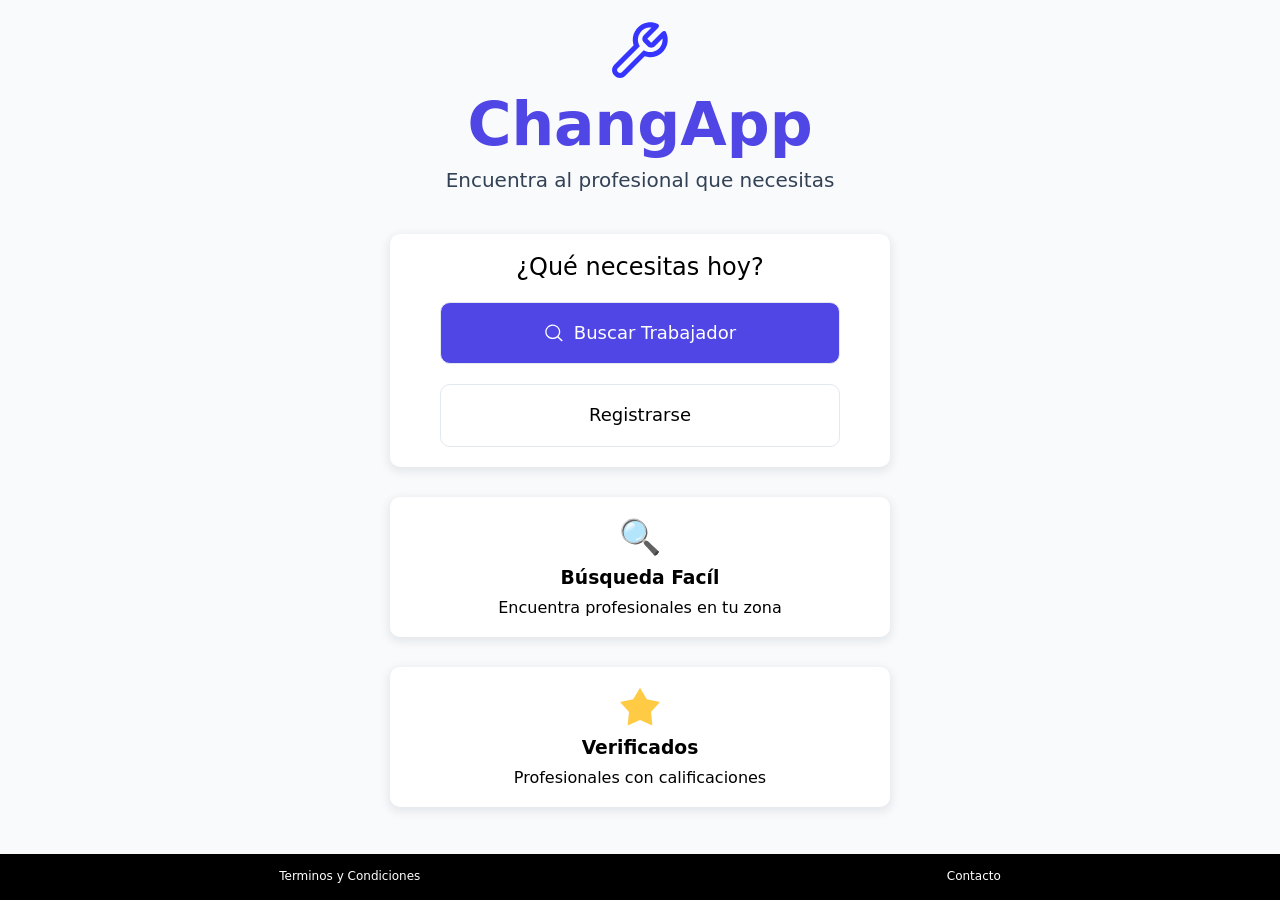
<file: index.html>
<!doctype html>
<html lang="en">
  <head>
    <meta charset="UTF-8" />
    <meta name="viewport" content="width=device-width, initial-scale=1.0" />
    <title>Document</title>
    <link rel="stylesheet" href="./src/modern-normalize.css" />
    <link rel="stylesheet" href="./src/style.css" />
  </head>
  <body>
    <header class="header-main">
      <img src="./src/assets/changAppLogo.svg" alt="ChangApp logo" />
      <h1>ChangApp</h1>
      <h2>Encuentra al profesional que necesitas</h2>
    </header>

    <main>
      <div class="buscar-trabajador-o-registrarse-card">
        <h2>¿Qué necesitas hoy?</h2>
        <a href="./src/pages/buscar.html" class="buscar-trabajador-button">
          <img src="./src/assets/lupa.svg" alt="lupa" />
          Buscar Trabajador
        </a>
        <a href="./src/pages/registro.html">Registrarse</a>
      </div>

      <div class="busqueda-facil-y-favoritos-card">
        <a href="./src/pages/buscarCerca.html">
          <img src="./src/assets/lupaDetallada.svg" alt="lupaDetallada" />
          <h3>Búsqueda Facíl</h3>
          <span>Encuentra profesionales en tu zona</span>
        </a>
        <a href="./src/pages/buscarVerificado.html">
          <img src="./src/assets/estrella.svg" alt="lupaDetallada" />
          <h3>Verificados</h3>
          <span>Profesionales con calificaciones</span>
        </a>
      </div>
    </main>

    <footer class="footer-main">
      <a href="">Terminos y Condiciones</a>
      <a href="">Contacto</a>
    </footer>
  </body>
</html>
</file>
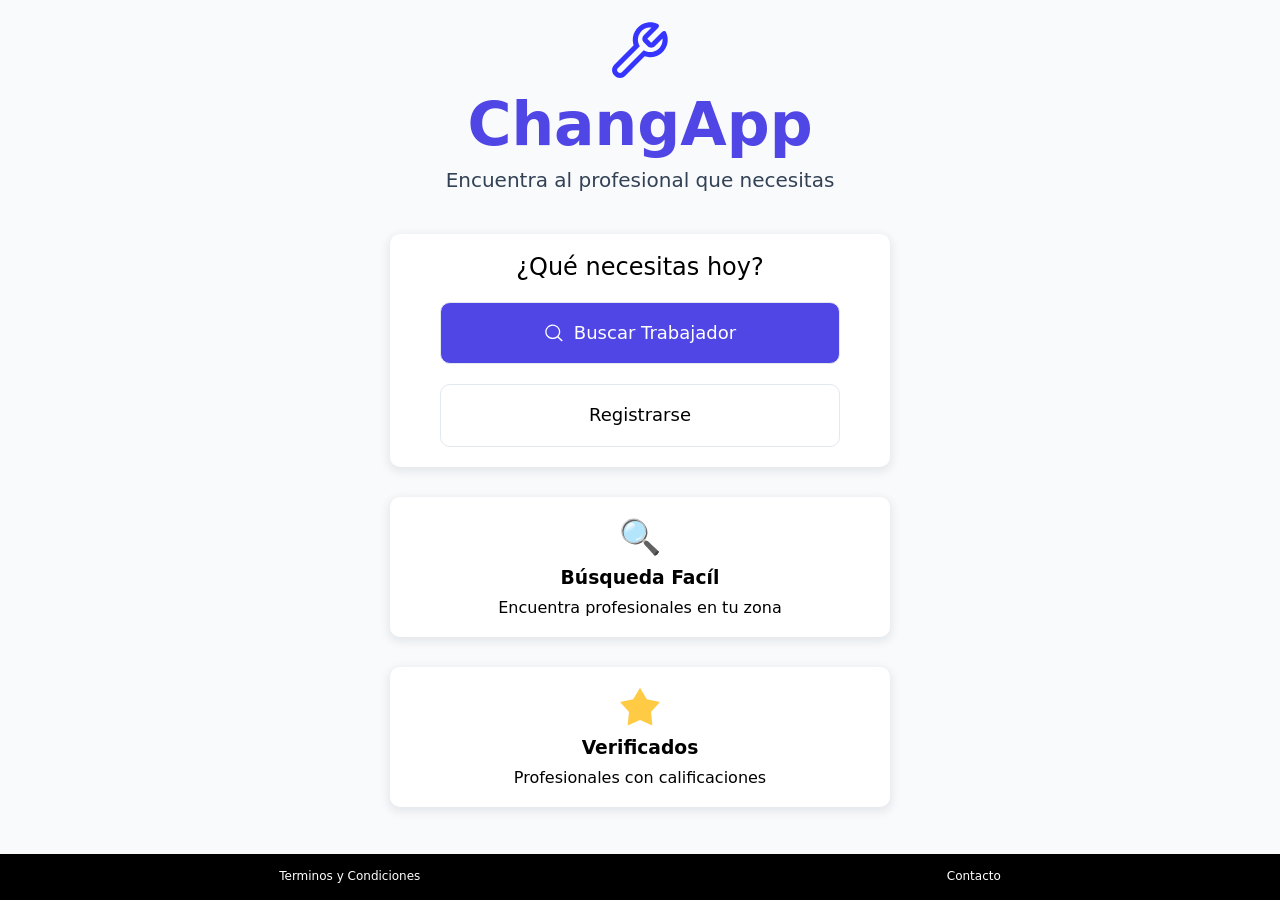
<file: public/index.html>
<!doctype html>
<html lang="en">
  <head>
    <meta charset="UTF-8" />
    <meta name="viewport" content="width=device-width, initial-scale=1.0" />
    <title>Document</title>
    <link rel="stylesheet" href="../src/modern-normalize.css" />
    <link rel="stylesheet" href="../src/style.css" />
  </head>
  <body>
    <header class="header-main">
      <img src="../src/assets/changAppLogo.svg" alt="ChangApp logo" />
      <h1>ChangApp</h1>
      <h2>Encuentra al profesional que necesitas</h2>
    </header>

    <main>
      <div class="buscar-trabajador-o-registrarse-card">
        <h2>¿Qué necesitas hoy?</h2>
        <a href="../src/pages/buscar.html" class="buscar-trabajador-button">
          <img src="../src/assets/lupa.svg" alt="lupa" />
          Buscar Trabajador
        </a>
        <a href="../src/pages/registro.html">Registrarse</a>
      </div>

      <div class="busqueda-facil-y-favoritos-card">
        <a href="../src/pages/buscarCerca.html">
          <img src="../src/assets/lupaDetallada.svg" alt="lupaDetallada" />
          <h3>Búsqueda Facíl</h3>
          <span>Encuentra profesionales en tu zona</span>
        </a>
        <a href="../src/pages/buscarVerificado.html">
          <img src="../src/assets/estrella.svg" alt="lupaDetallada" />
          <h3>Verificados</h3>
          <span>Profesionales con calificaciones</span>
        </a>
      </div>
    </main>

    <footer class="footer-main">
      <a href="">Terminos y Condiciones</a>
      <a href="">Contacto</a>
    </footer>
  </body>
</html>
</file>
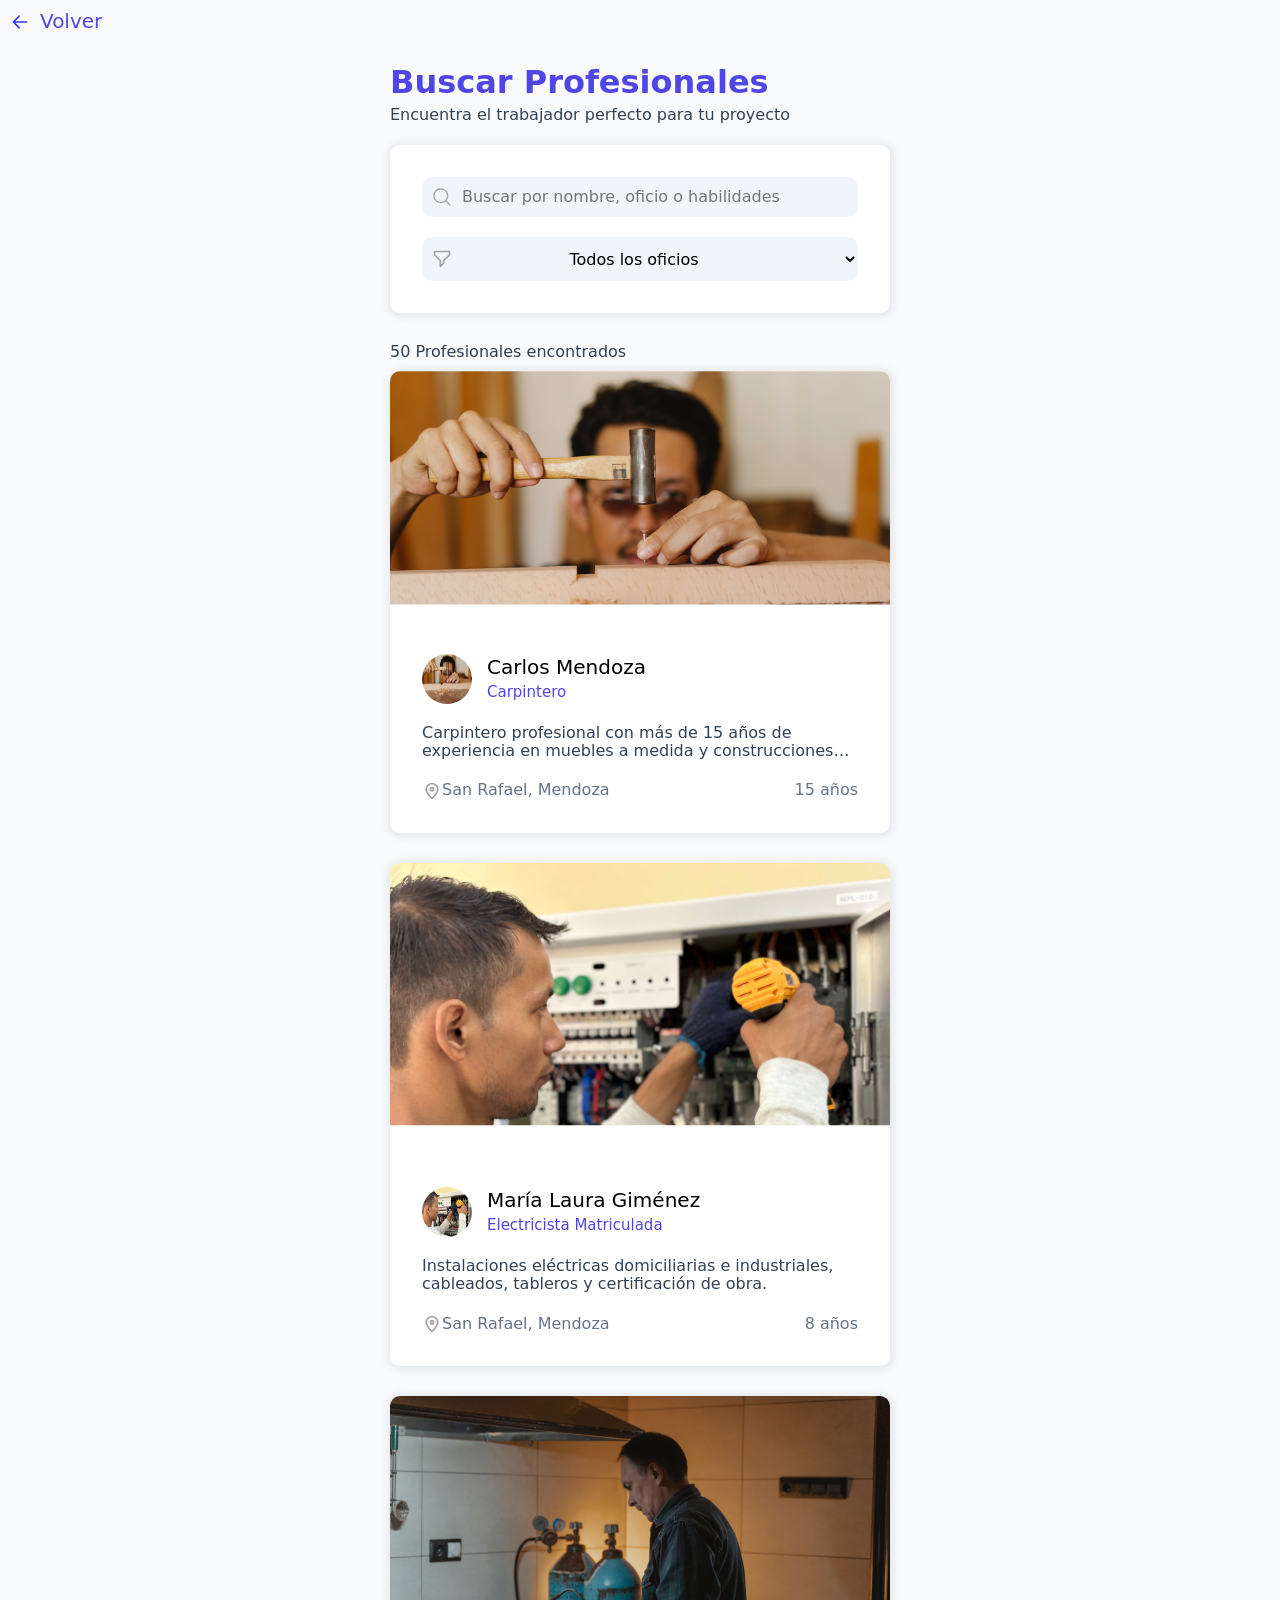
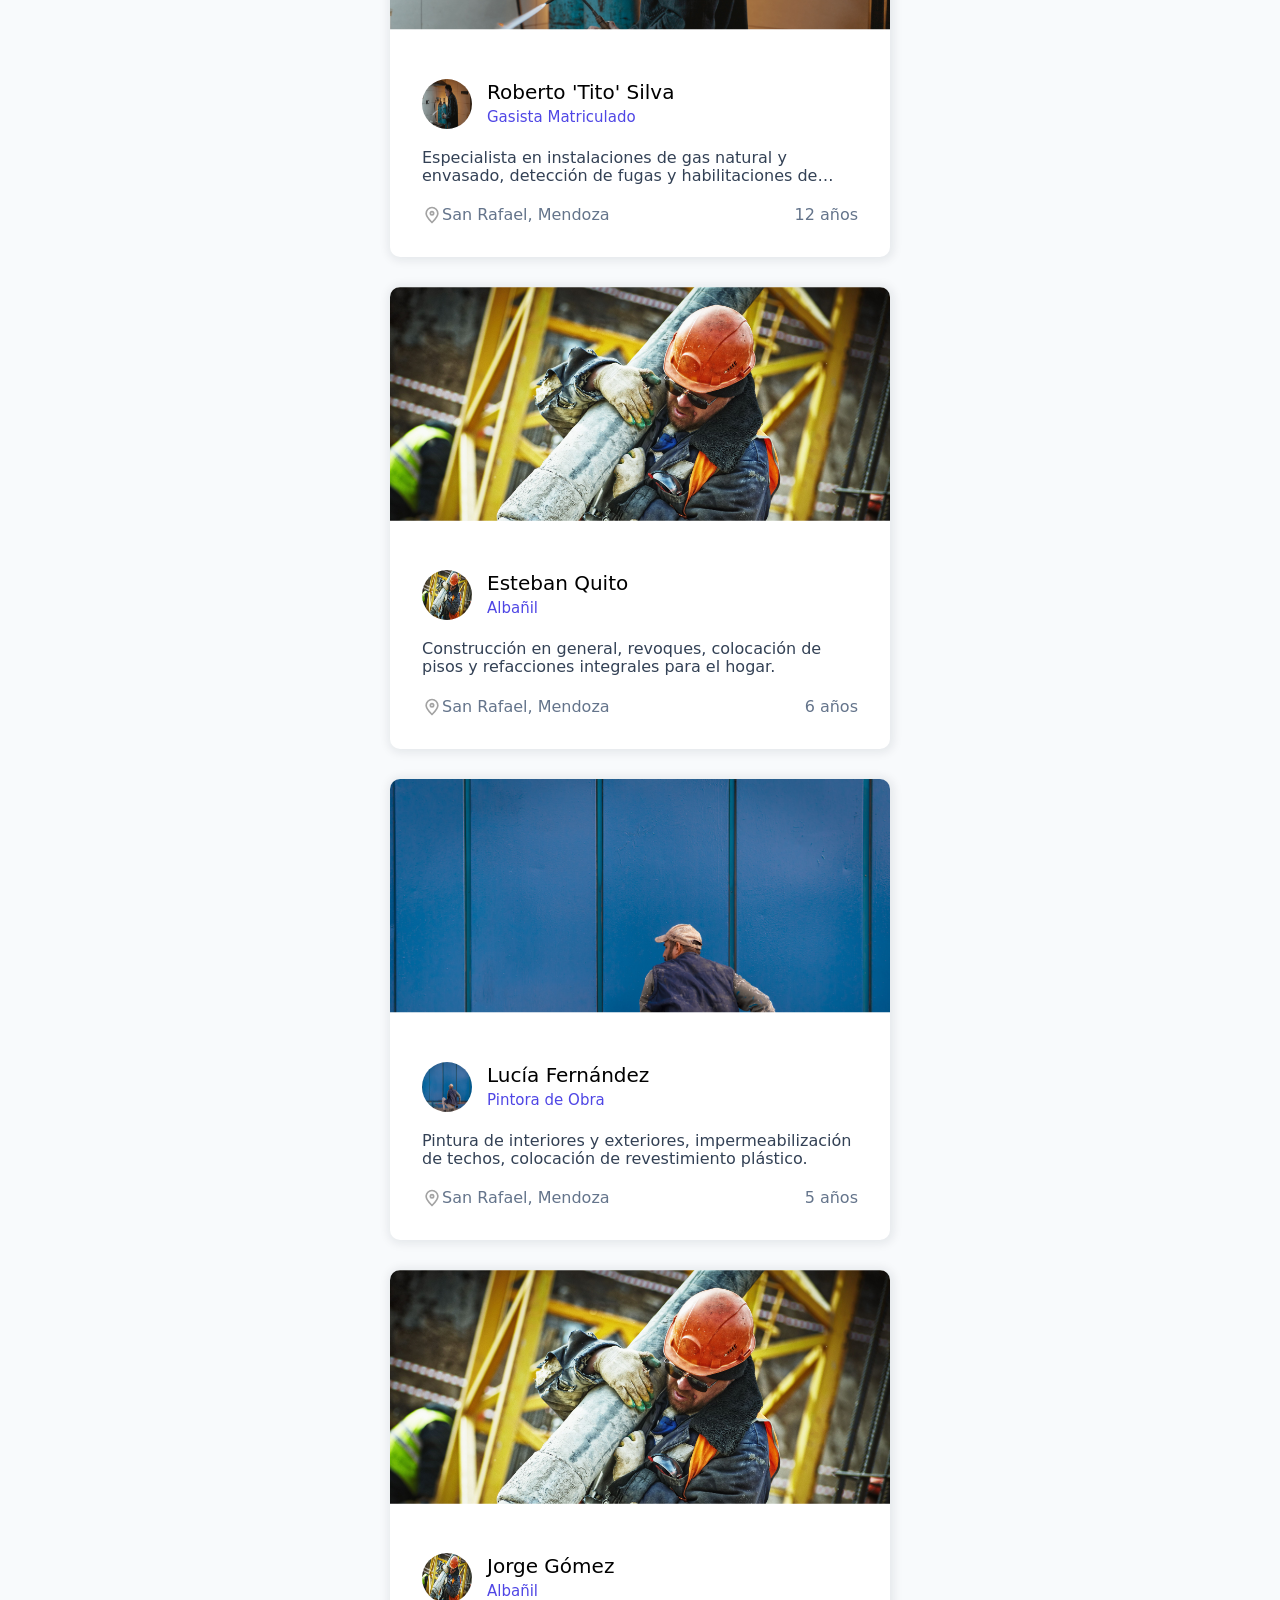
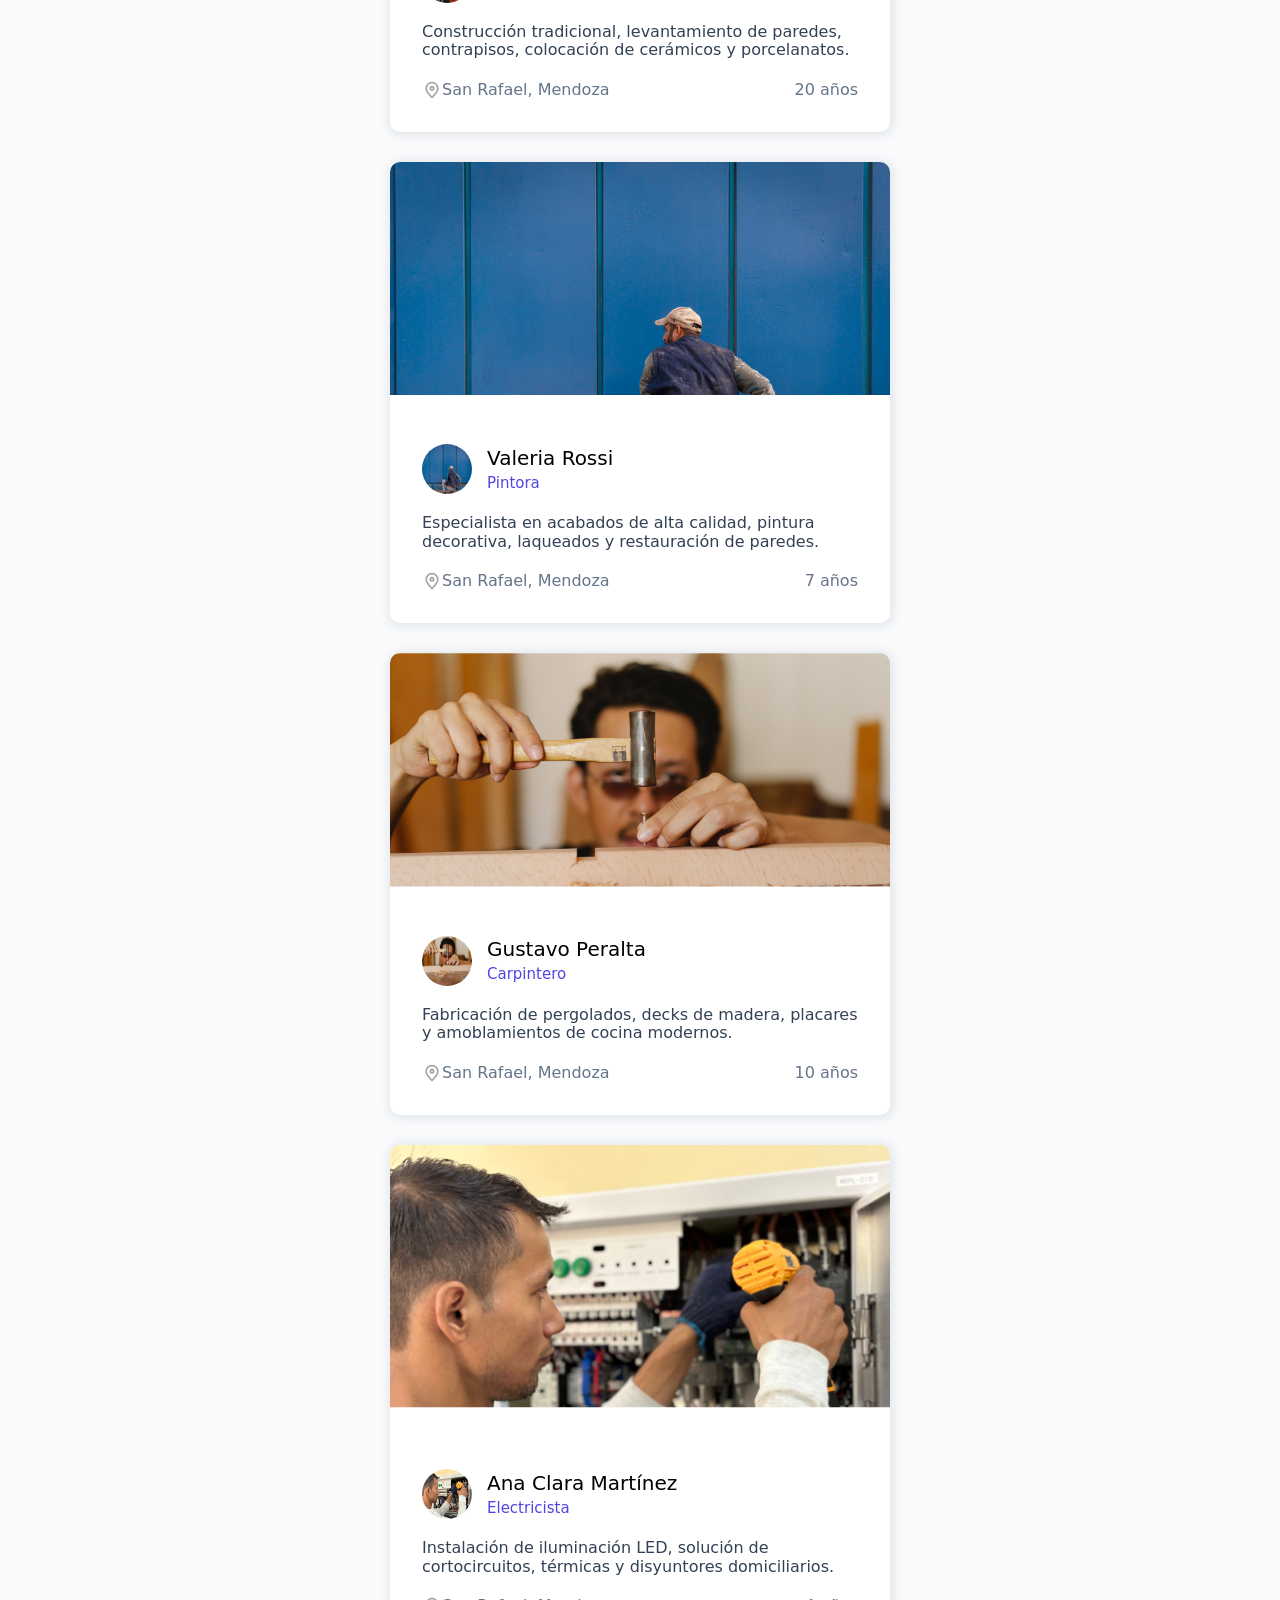
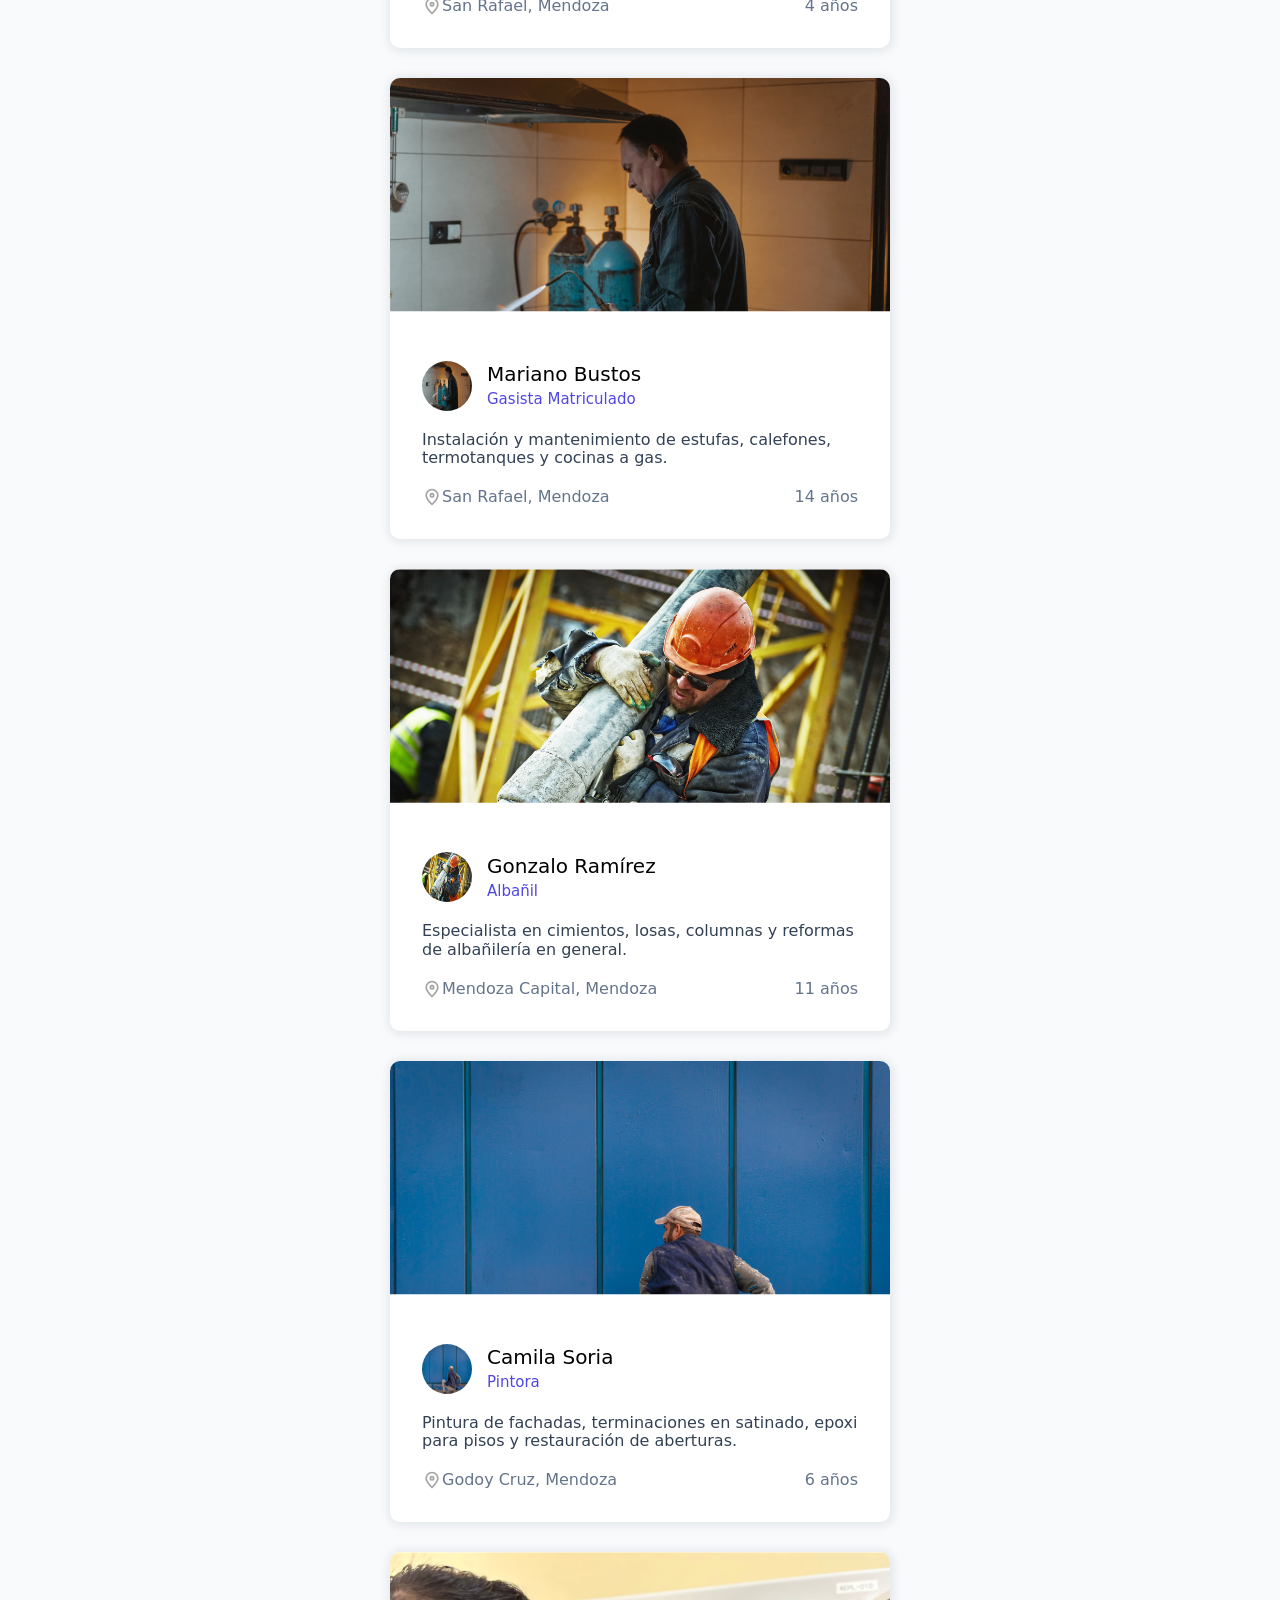
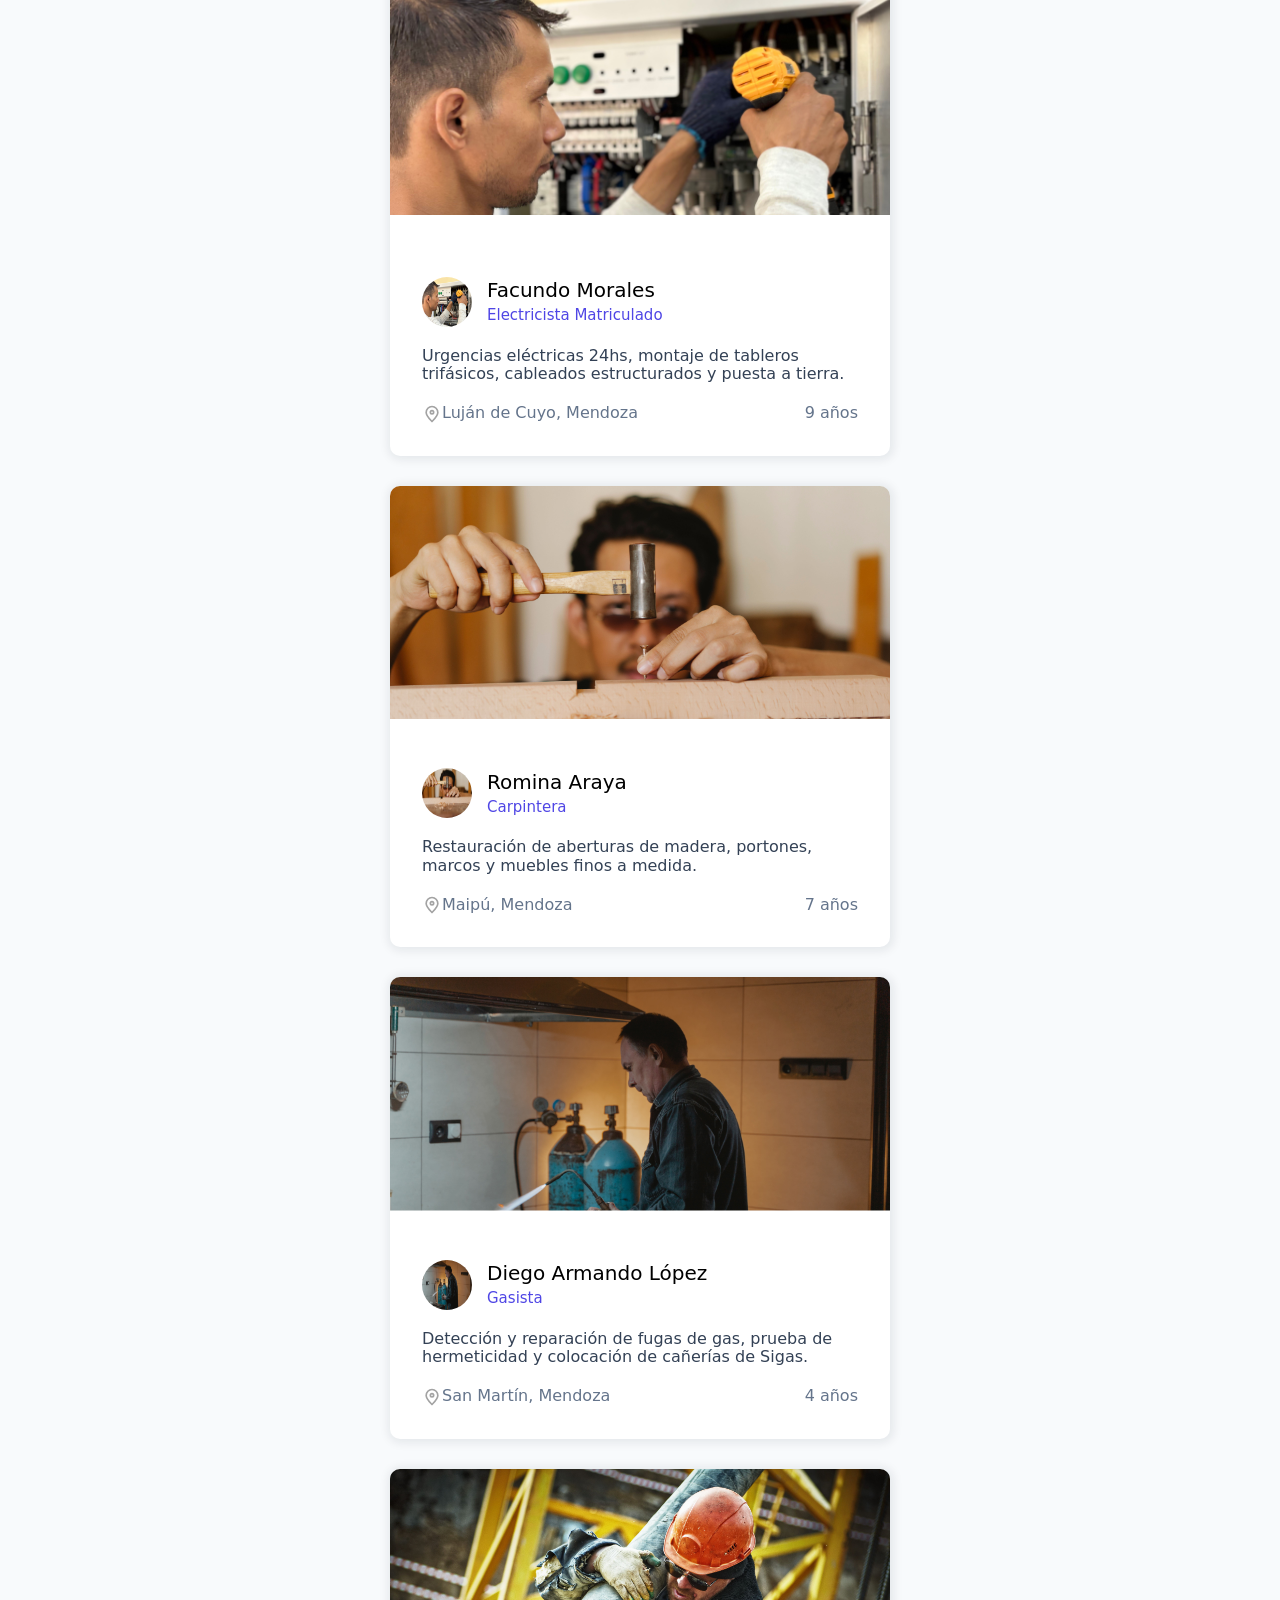
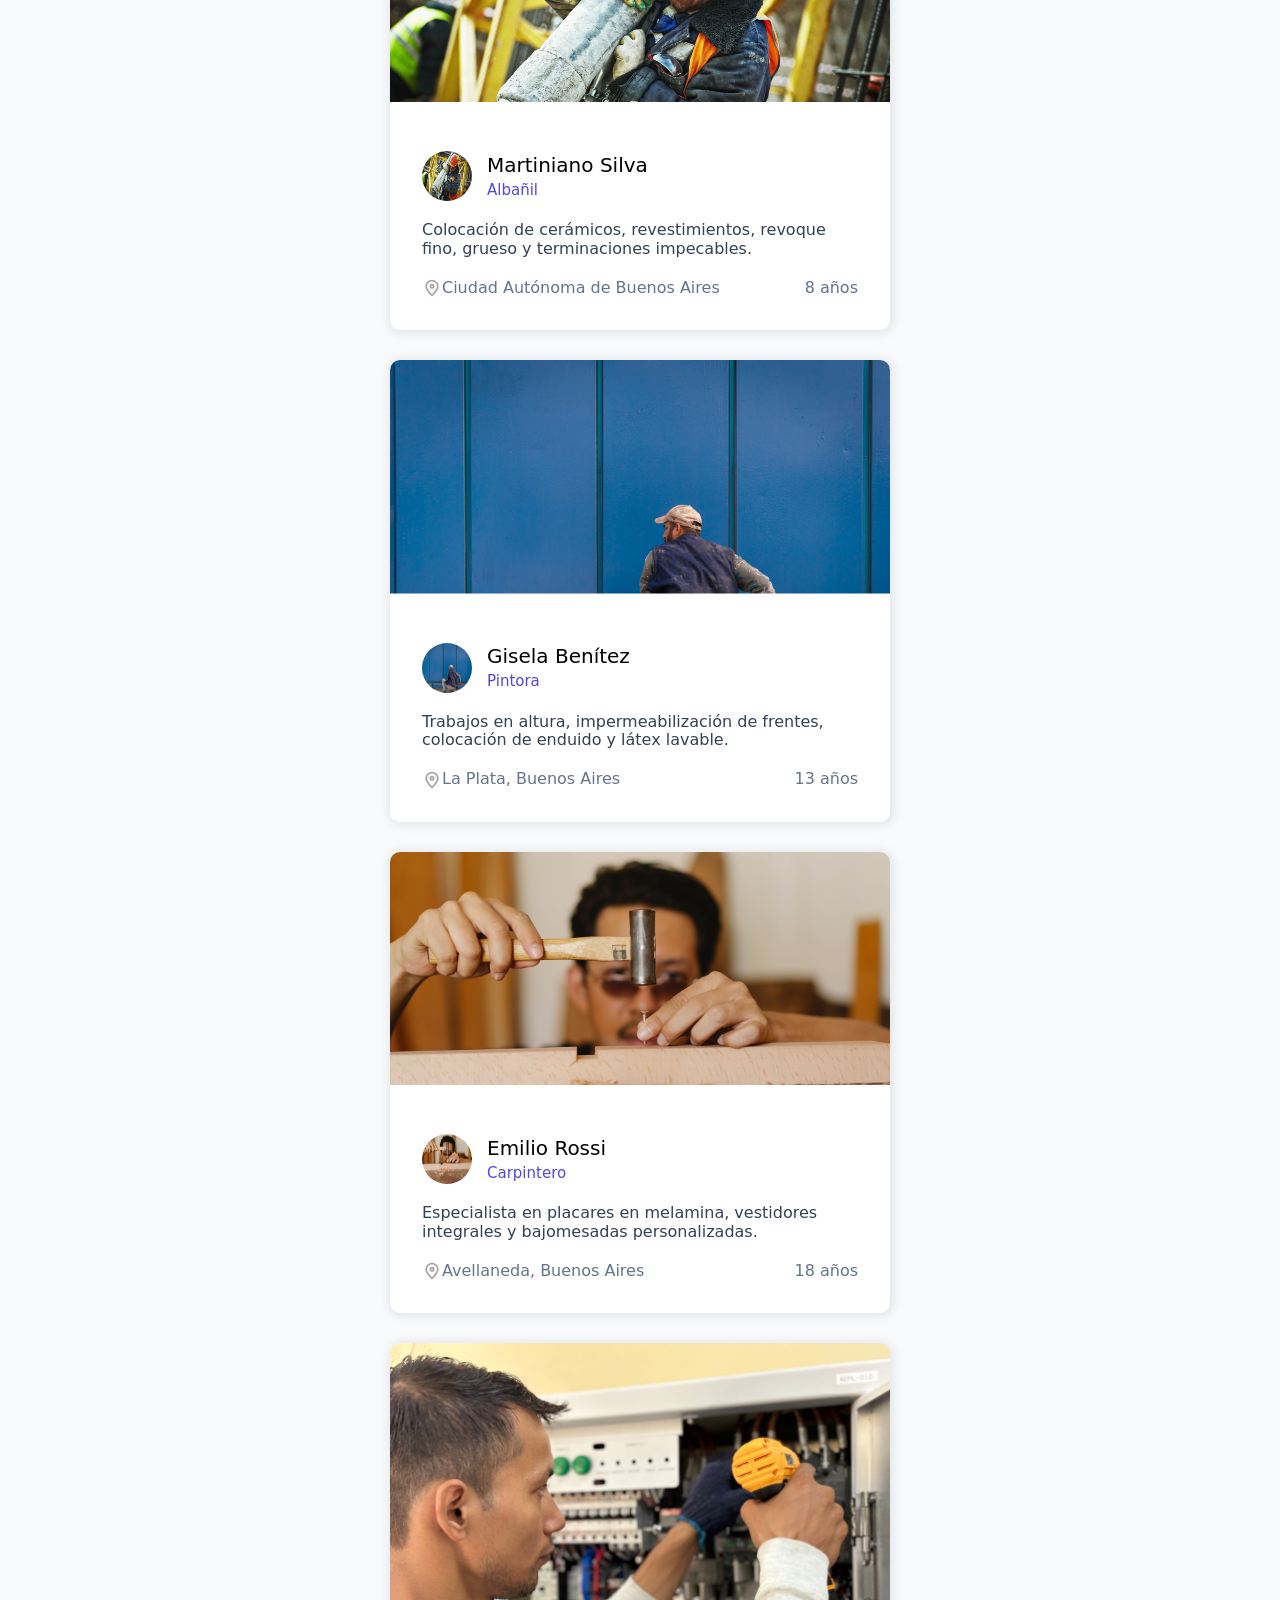
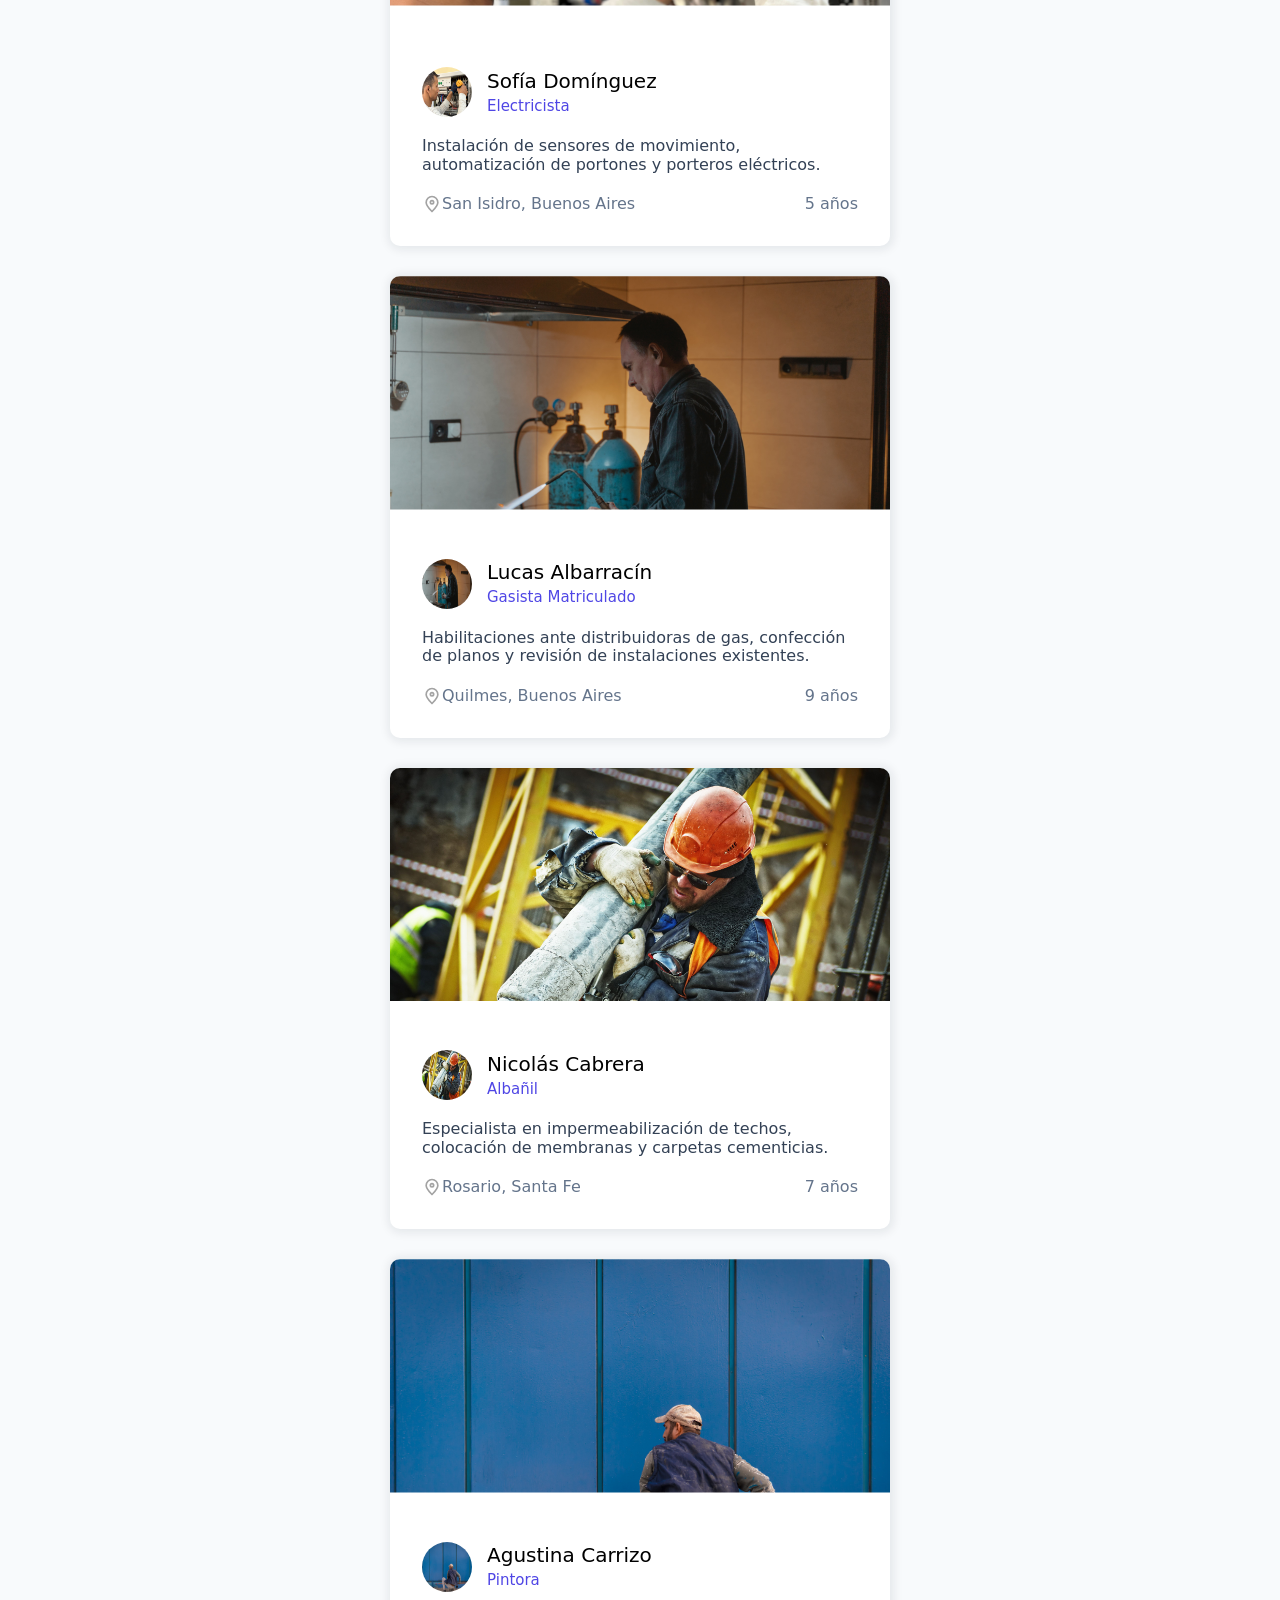
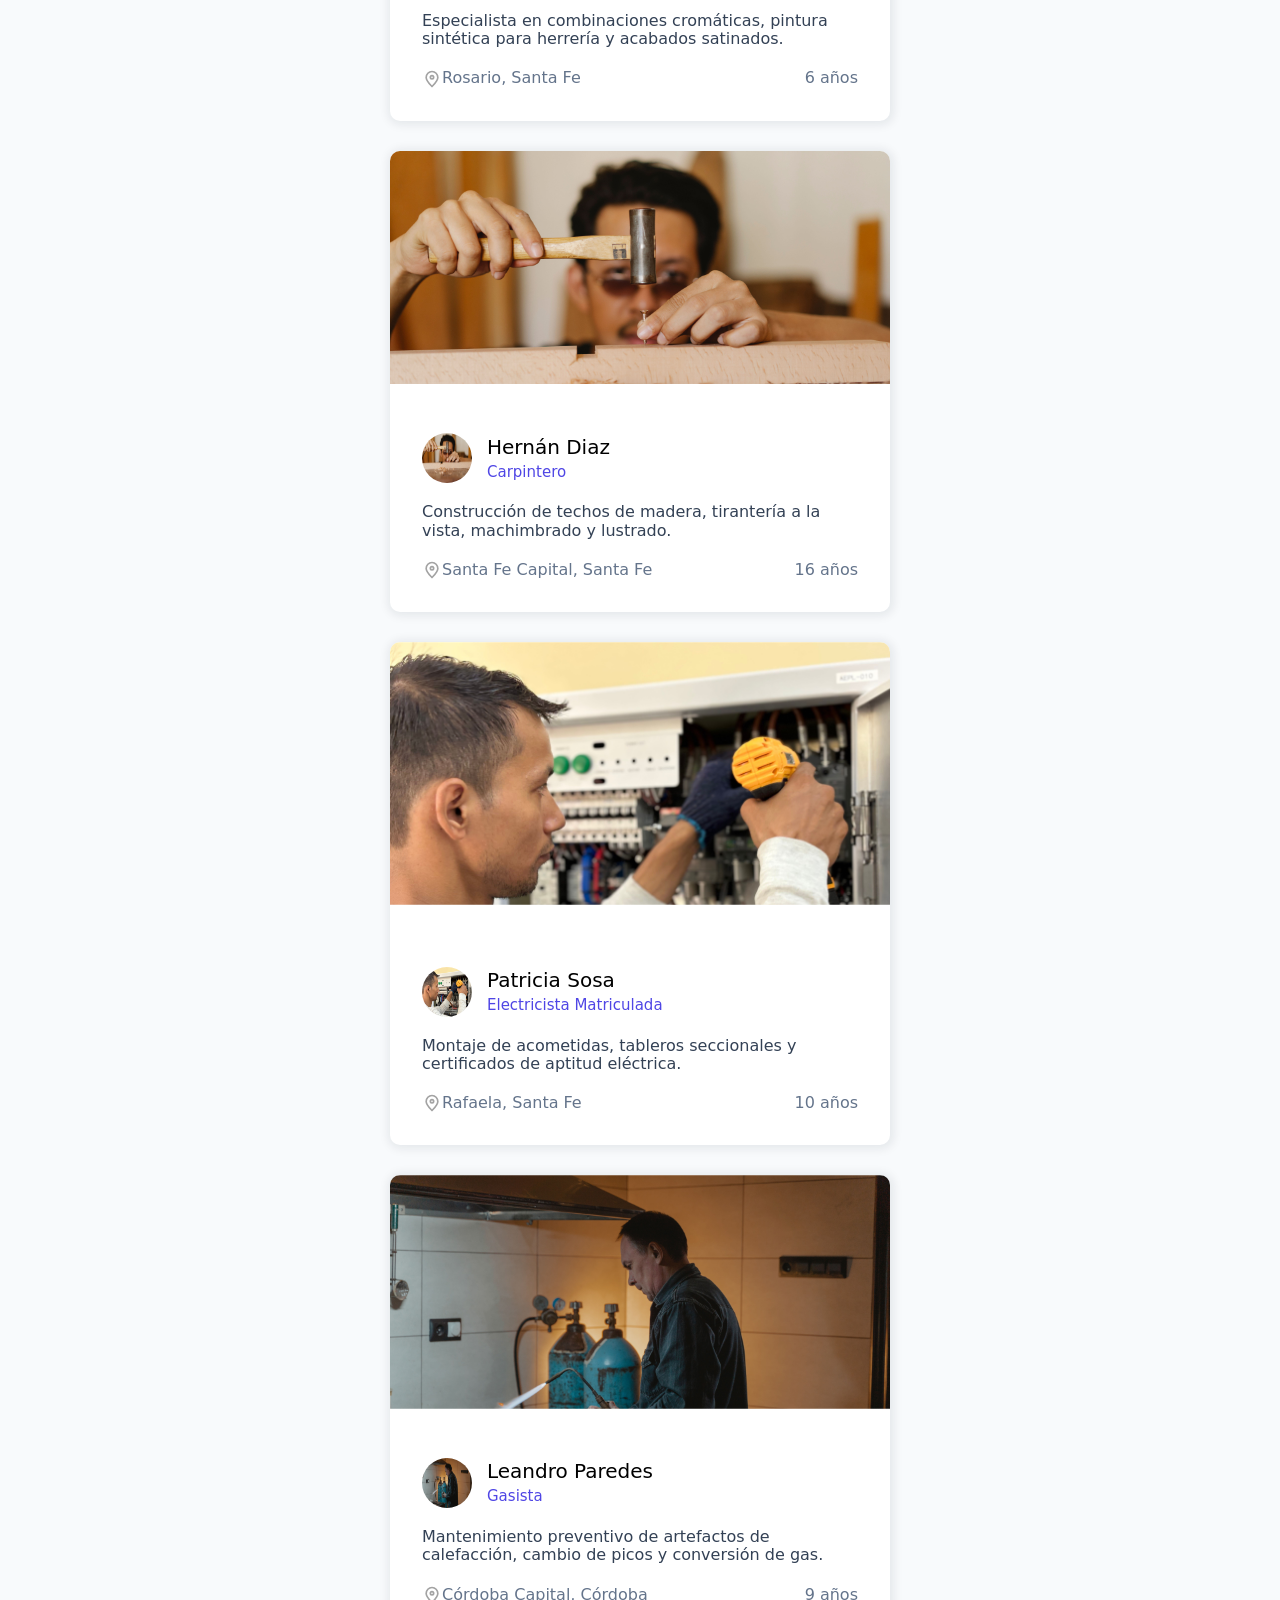
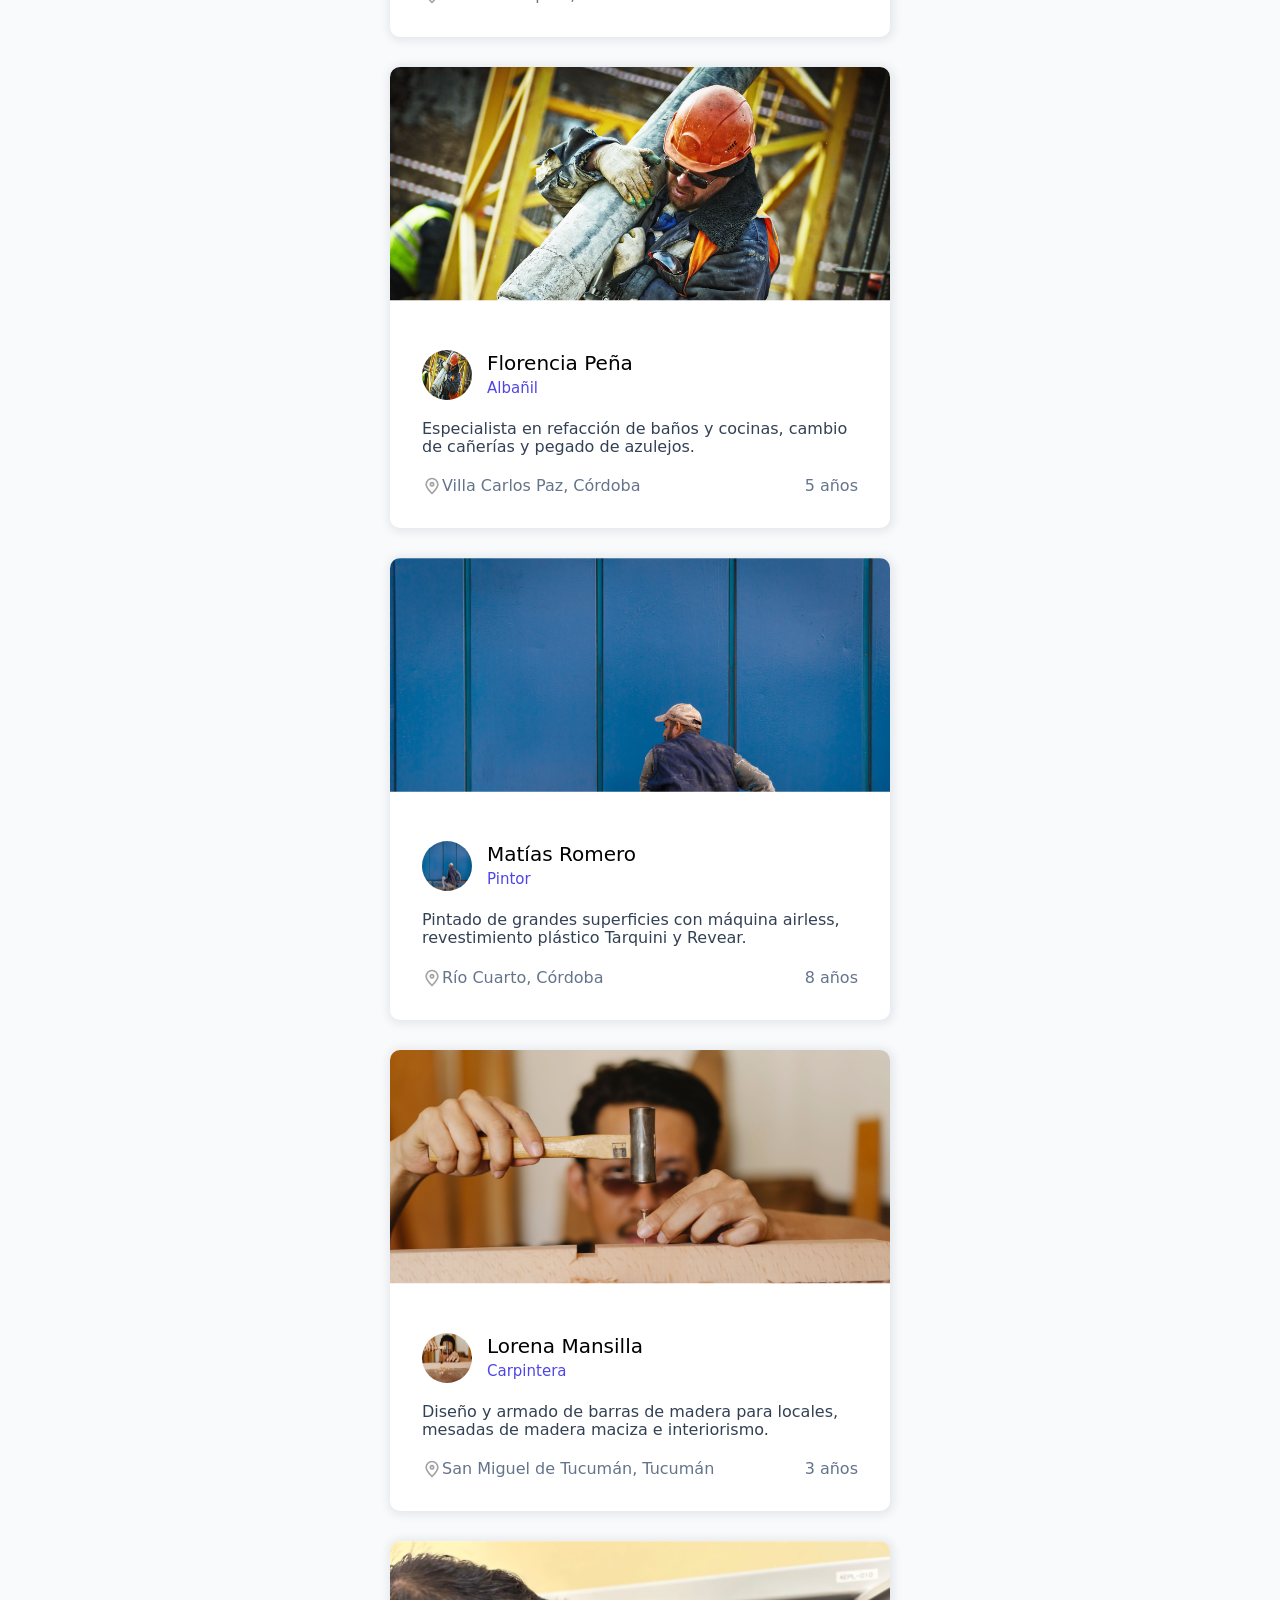
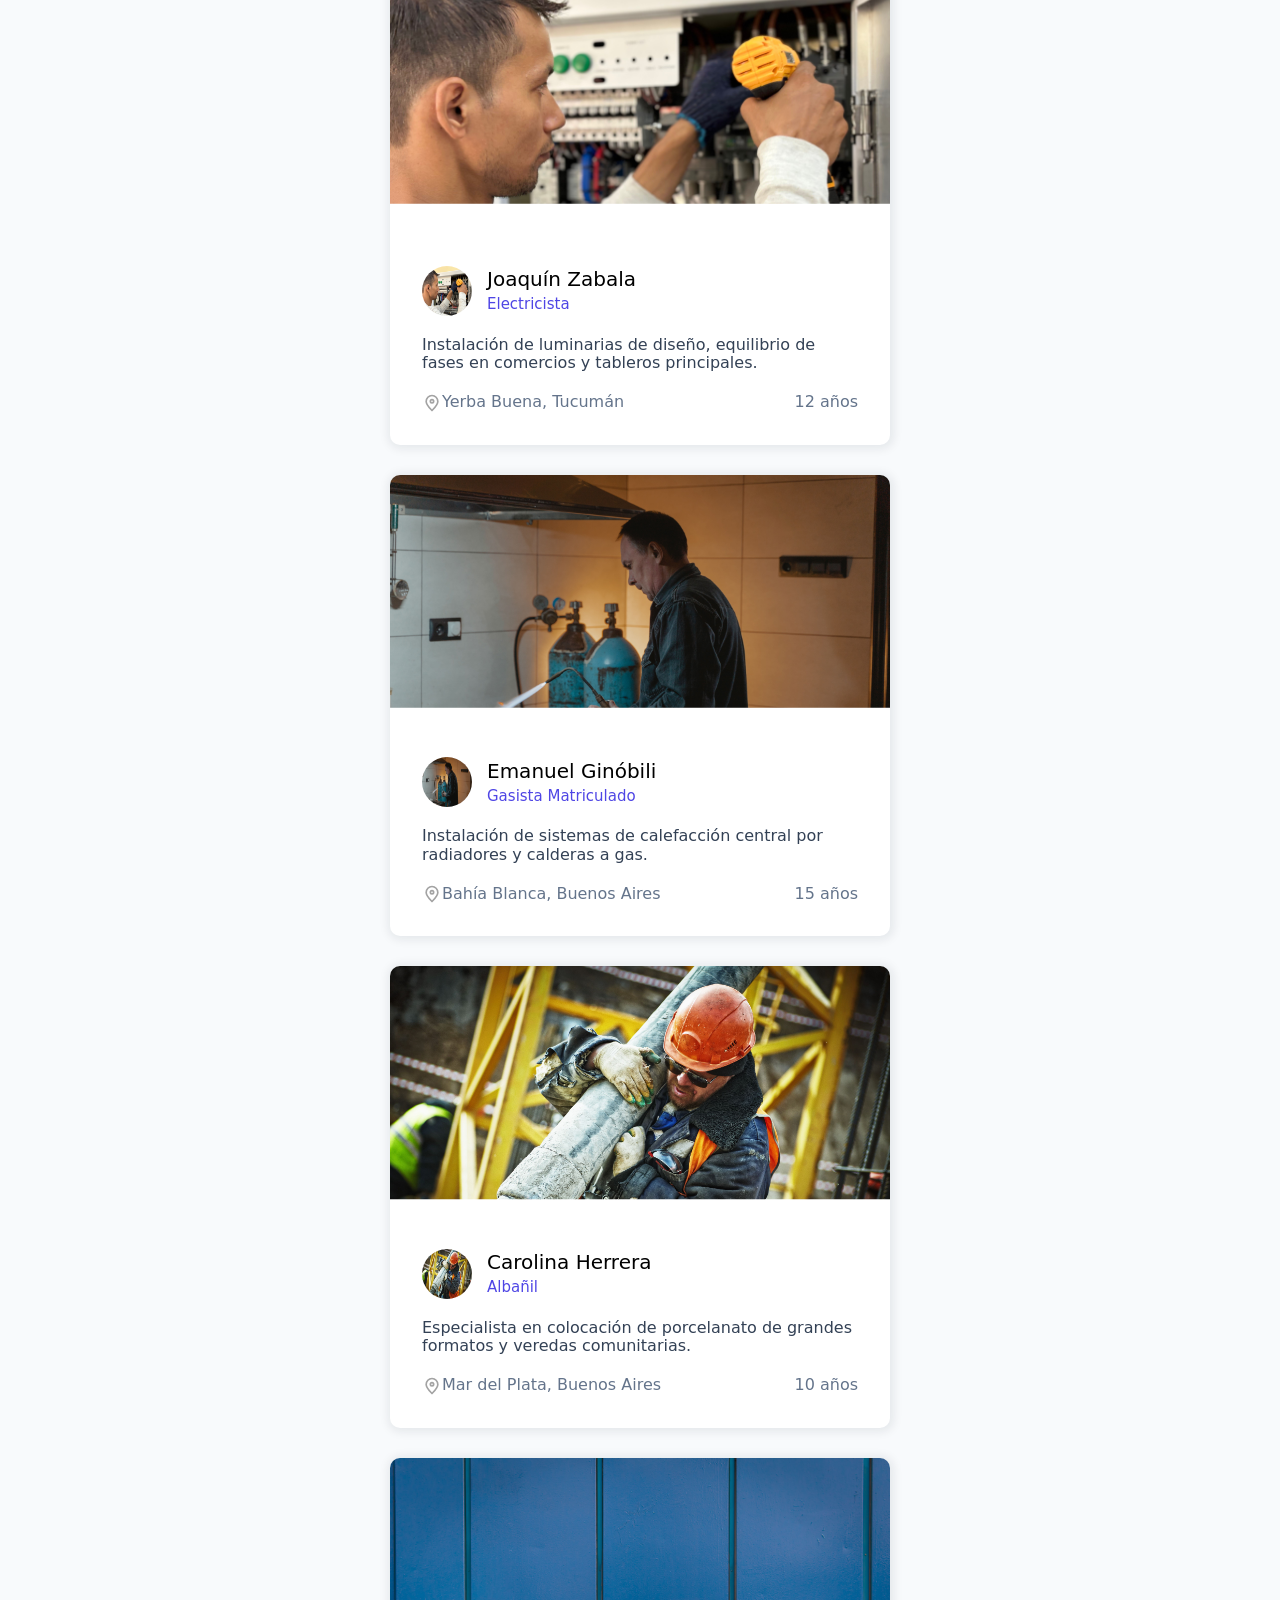
<file: src/pages/buscar.html>
<!doctype html>
<html lang="en">
  <head>
    <meta charset="UTF-8" />
    <meta name="viewport" content="width=device-width, initial-scale=1.0" />
    <title>Document</title>

    <link rel="stylesheet" href="../modern-normalize.css" />
    <link rel="stylesheet" href="../style.css" />
    <link rel="stylesheet" href="buscar.css" />
  </head>
  <body>
    <header>
      <a href="../../index.html">
        <img src="../assets/flechaIzquierda.svg" alt="flechaIzquierda" />
        Volver
      </a>
      <div class="header-title">
        <h1>Buscar Profesionales</h1>
        <span>Encuentra el trabajador perfecto para tu proyecto</span>
      </div>
    </header>

    <main>
      <div class="div-busqueda">
        <label for="input-buscar">
          <svg
            class="lupa-svg"
            width="800px"
            height="800px"
            viewBox="0 0 1024 1024"
            class="icon"
            version="1.1"
            xmlns="http://www.w3.org/2000/svg"
          >
            <path
              d="M448 768A320 320 0 1 0 448 128a320 320 0 0 0 0 640z m297.344-76.992l214.592 214.592-54.336 54.336-214.592-214.592a384 384 0 1 1 54.336-54.336z"
            />
          </svg>
          <input
            type="text"
            id="input-buscar"
            placeholder="Buscar por nombre, oficio o habilidades"
          />
        </label>
        <label for="select-filtro" class="select-filtro">
          <svg
            width="800px"
            height="800px"
            viewBox="0 0 24 24"
            fill="none"
            xmlns="http://www.w3.org/2000/svg"
          >
            <path
              d="M3 4.6C3 4.03995 3 3.75992 3.10899 3.54601C3.20487 3.35785 3.35785 3.20487 3.54601 3.10899C3.75992 3 4.03995 3 4.6 3H19.4C19.9601 3 20.2401 3 20.454 3.10899C20.6422 3.20487 20.7951 3.35785 20.891 3.54601C21 3.75992 21 4.03995 21 4.6V6.33726C21 6.58185 21 6.70414 20.9724 6.81923C20.9479 6.92127 20.9075 7.01881 20.8526 7.10828C20.7908 7.2092 20.7043 7.29568 20.5314 7.46863L14.4686 13.5314C14.2957 13.7043 14.2092 13.7908 14.1474 13.8917C14.0925 13.9812 14.0521 14.0787 14.0276 14.1808C14 14.2959 14 14.4182 14 14.6627V17L10 21V14.6627C10 14.4182 10 14.2959 9.97237 14.1808C9.94787 14.0787 9.90747 13.9812 9.85264 13.8917C9.7908 13.7908 9.70432 13.7043 9.53137 13.5314L3.46863 7.46863C3.29568 7.29568 3.2092 7.2092 3.14736 7.10828C3.09253 7.01881 3.05213 6.92127 3.02763 6.81923C3 6.70414 3 6.58185 3 6.33726V4.6Z"
              stroke-width="2"
              stroke-linecap="round"
              stroke-linejoin="round"
            />
          </svg>
          <select name="oficio" id="select-filtro">
            <option value="" selected>Todos los oficios</option>
            <option value="carpintero">Carpintero/a</option>
            <option value="electricista">Electricista</option>
            <option value="plomero">Plomero/a</option>
            <option value="pintor">Pintor/a</option>
            <option value="albañil">Albañil</option>
            <option value="gasista">Gasista</option>
            <option value="jardinero">Jardinero/a</option>
            <option value="techista">Techista</option>
          </select>
        </label>
      </div>

      <div class="div-oficios-cards" id="div-oficios-cards">
        <span id="cantidad-profesionales">50 Profesionales encontrados</span>
      </div>
    </main>

    <footer class="footer-main">
      <a href="">Terminos y Condiciones</a>
      <a href="">Contacto</a>
    </footer>

    <script src="../js/profesionalCard.js"></script>
  </body>
</html>
</file>
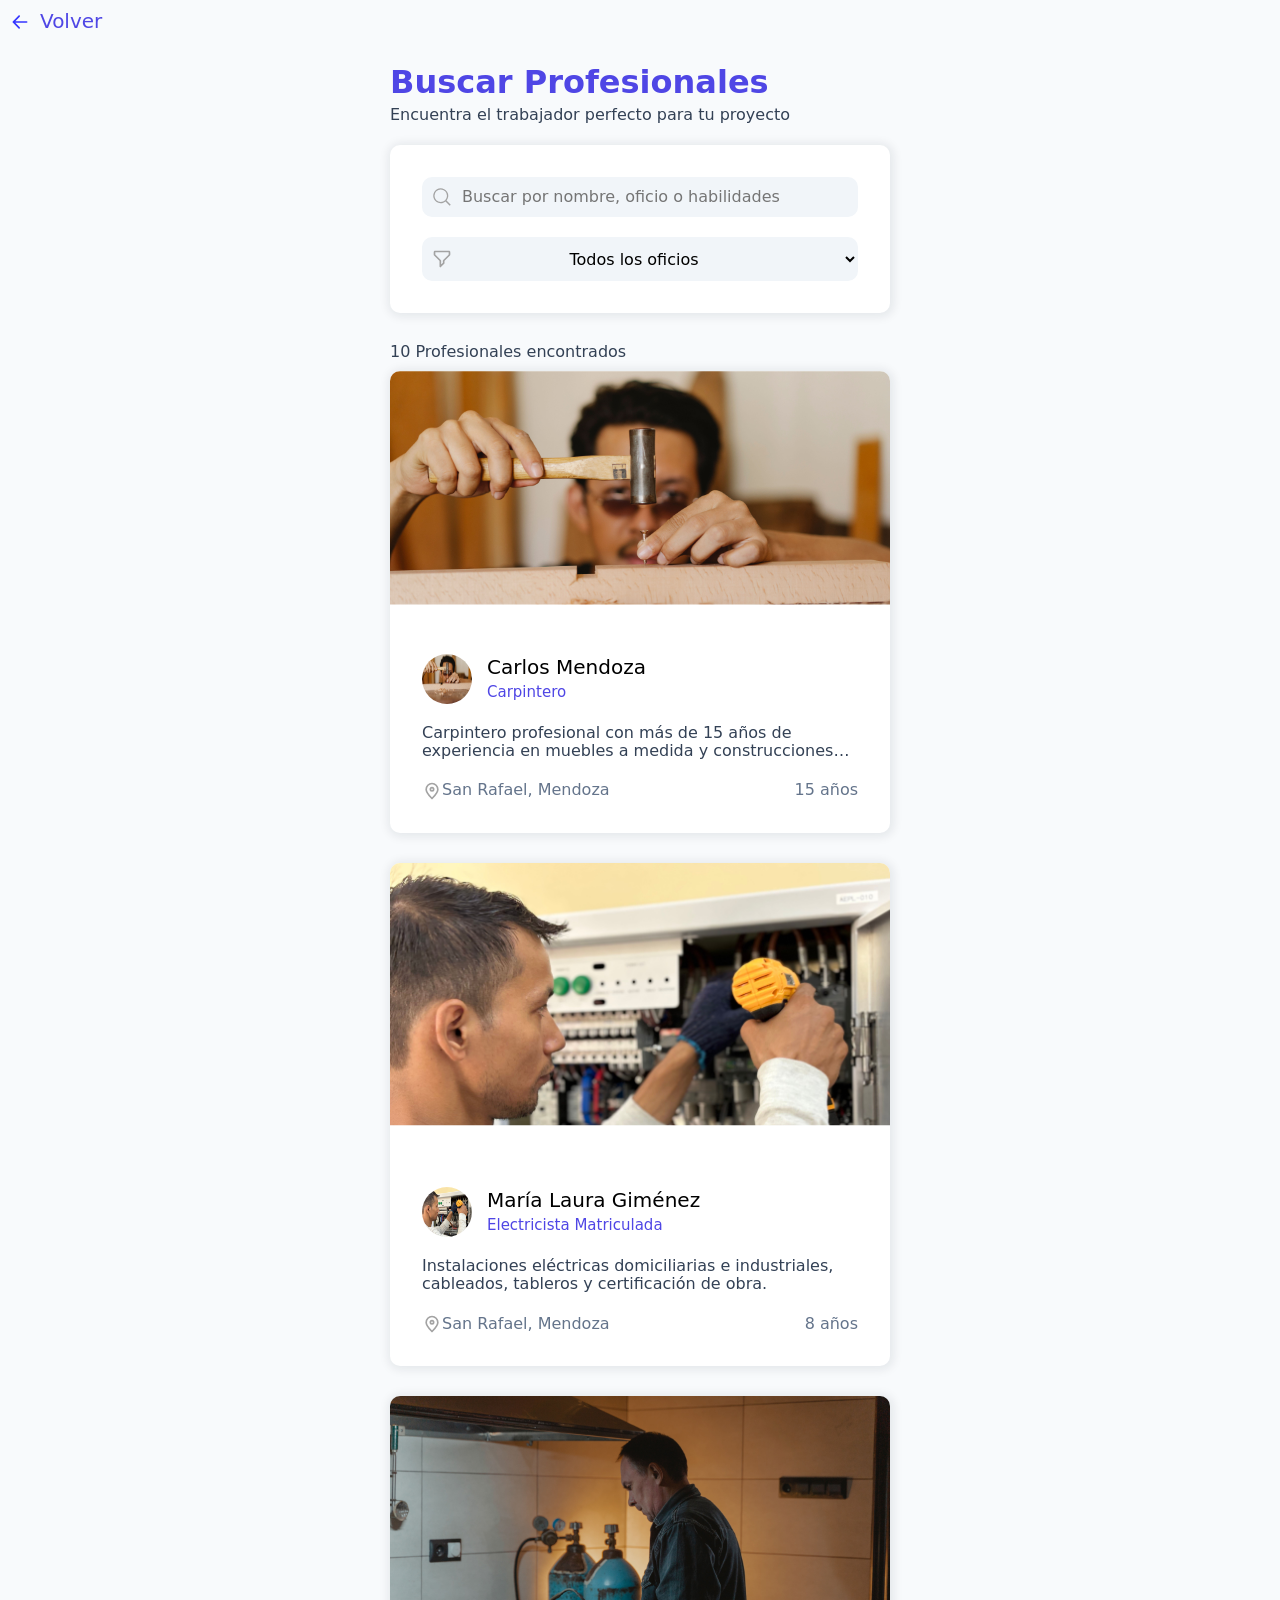
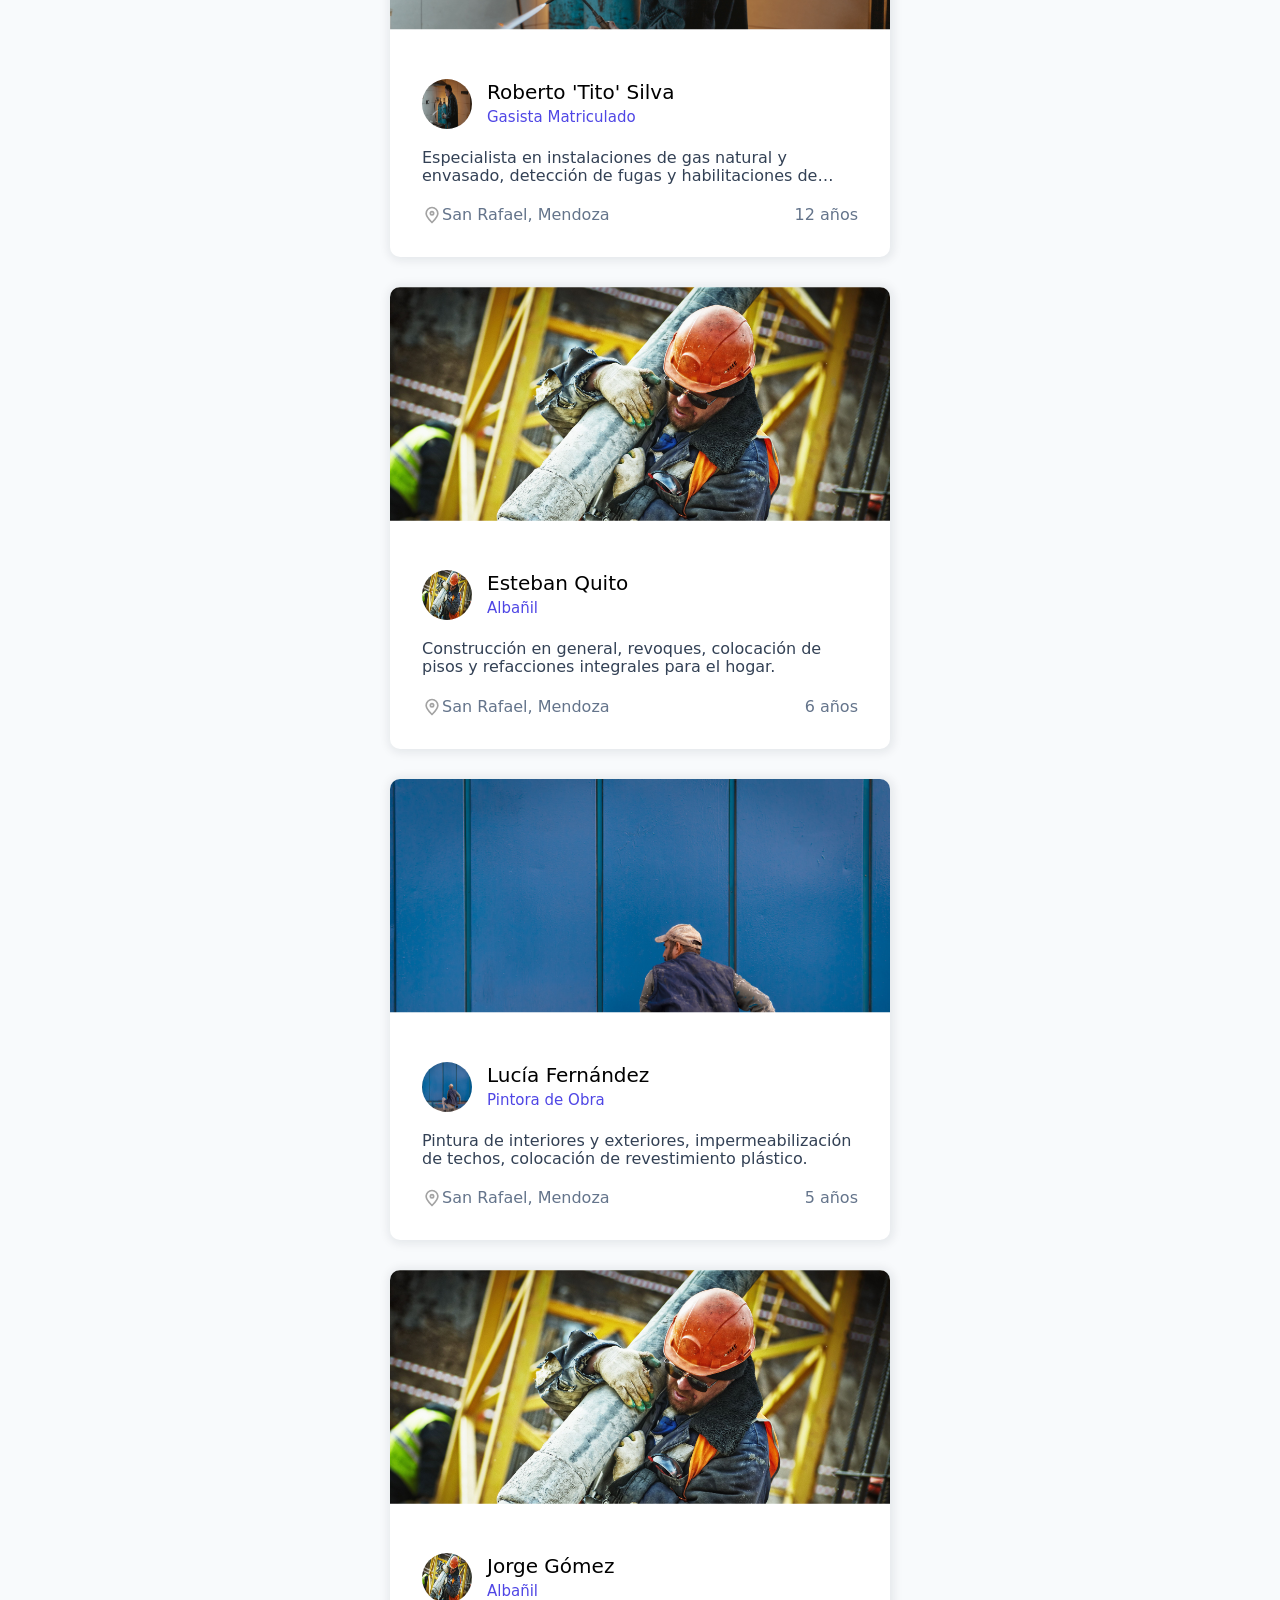
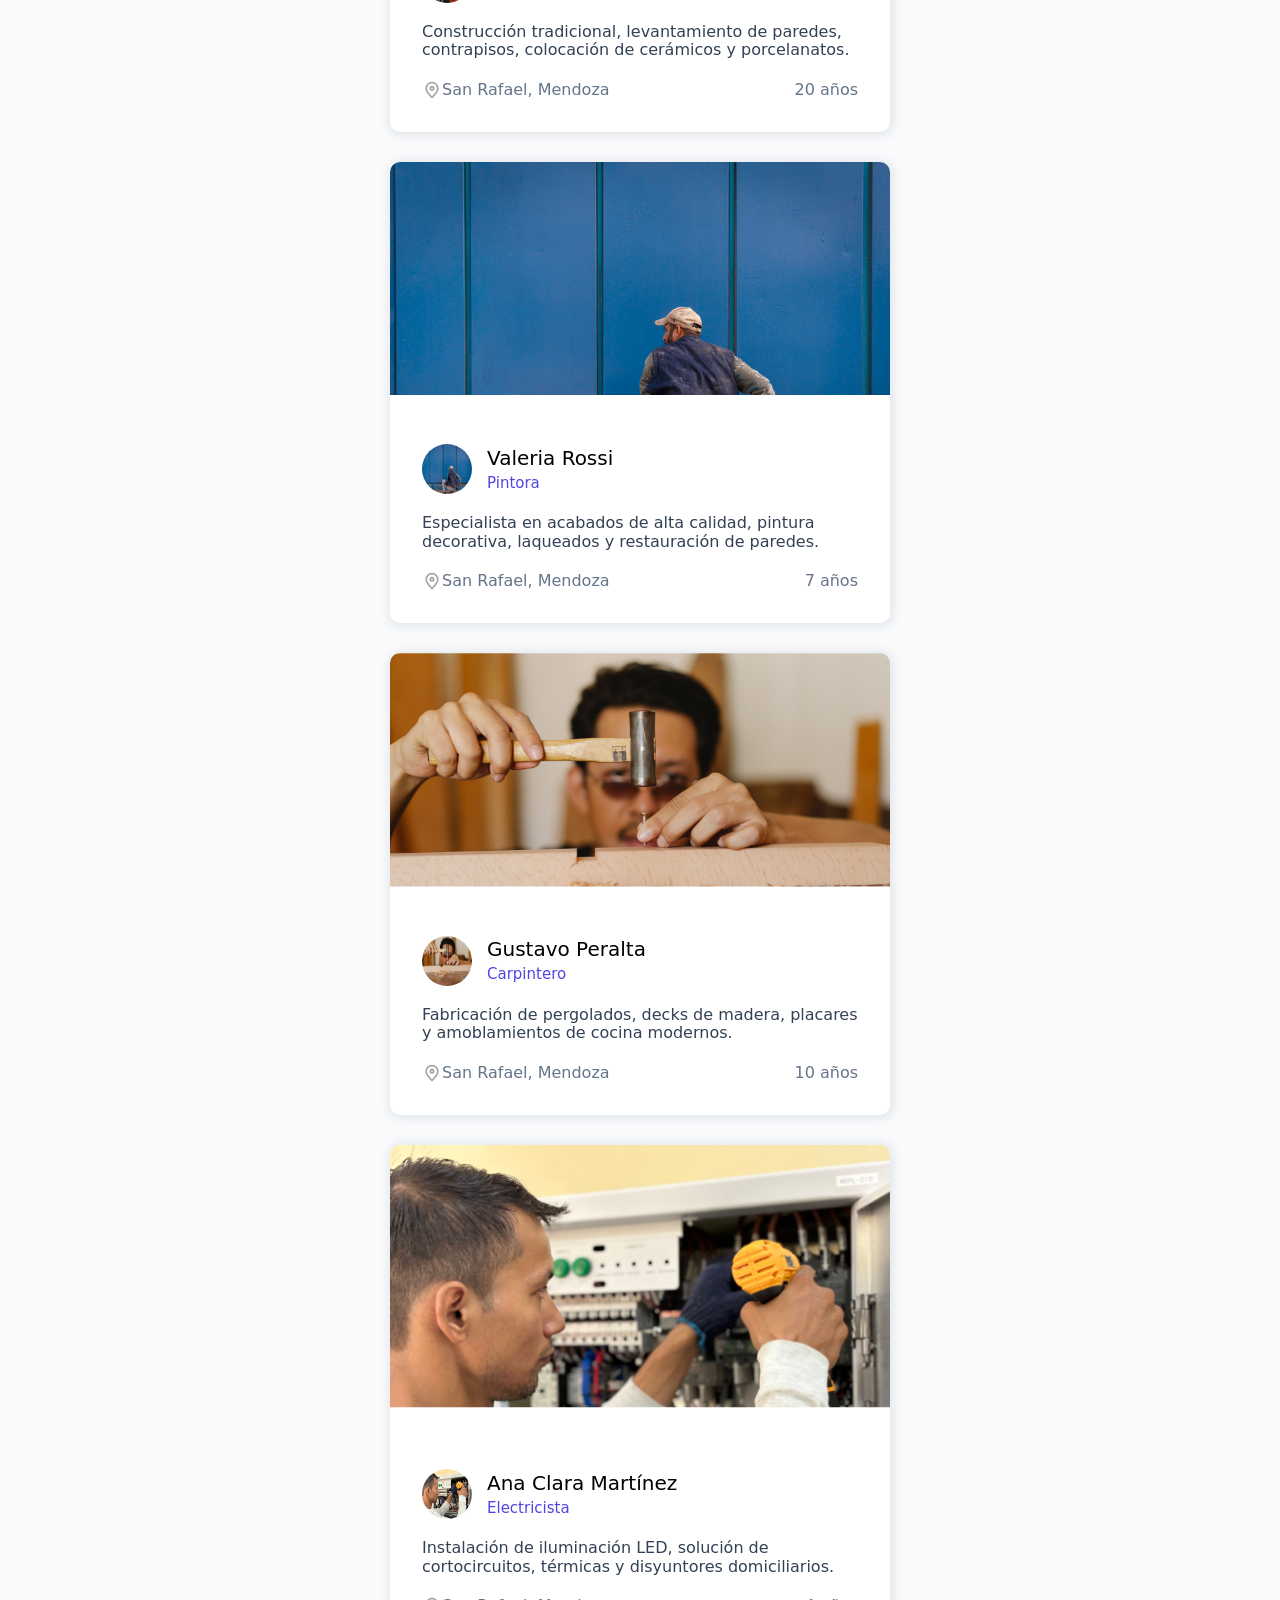
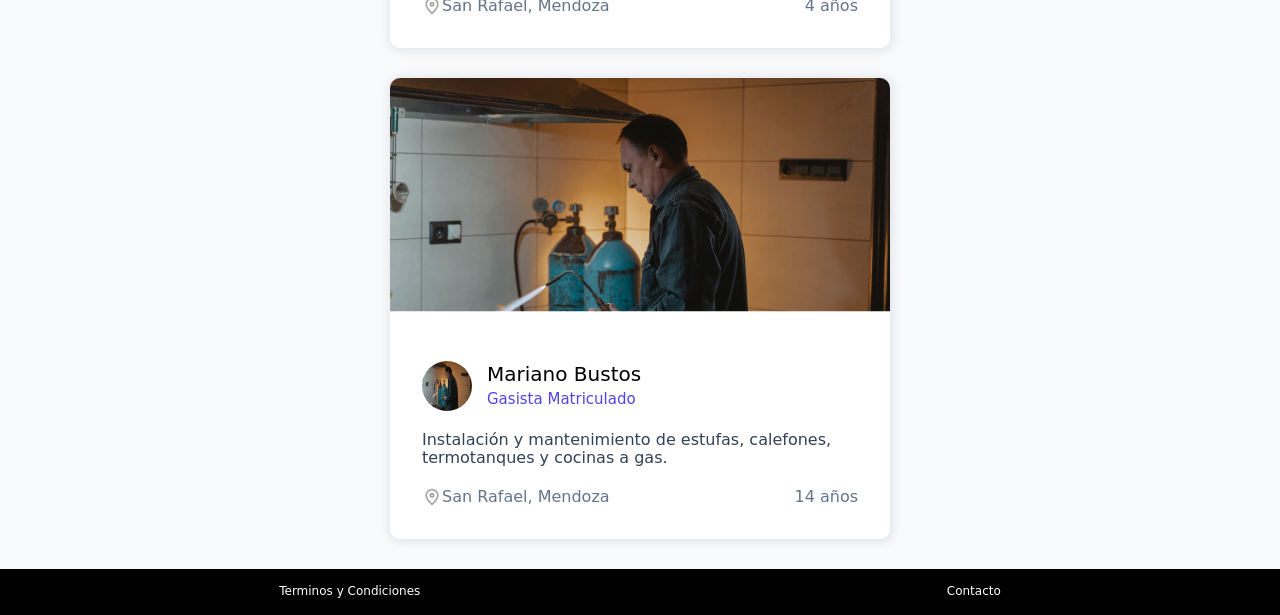
<file: src/pages/buscarCerca.html>
<!doctype html>
<html lang="en">
  <head>
    <meta charset="UTF-8" />
    <meta name="viewport" content="width=device-width, initial-scale=1.0" />
    <title>Document</title>

    <link rel="stylesheet" href="../modern-normalize.css" />
    <link rel="stylesheet" href="../style.css" />
    <link rel="stylesheet" href="buscar.css" />
  </head>
  <body>
    <header>
      <a href="../../index.html">
        <img src="../assets/flechaIzquierda.svg" alt="flechaIzquierda" />
        Volver
      </a>
      <div class="header-title">
        <h1>Buscar Profesionales</h1>
        <span>Encuentra el trabajador perfecto para tu proyecto</span>
      </div>
    </header>

    <main>
      <div class="div-busqueda">
        <label for="input-buscar">
          <svg
            class="lupa-svg"
            width="800px"
            height="800px"
            viewBox="0 0 1024 1024"
            class="icon"
            version="1.1"
            xmlns="http://www.w3.org/2000/svg"
          >
            <path
              d="M448 768A320 320 0 1 0 448 128a320 320 0 0 0 0 640z m297.344-76.992l214.592 214.592-54.336 54.336-214.592-214.592a384 384 0 1 1 54.336-54.336z"
            />
          </svg>
          <input
            type="text"
            id="input-buscar"
            placeholder="Buscar por nombre, oficio o habilidades"
          />
        </label>
        <label for="select-filtro" class="select-filtro">
          <svg
            width="800px"
            height="800px"
            viewBox="0 0 24 24"
            fill="none"
            xmlns="http://www.w3.org/2000/svg"
          >
            <path
              d="M3 4.6C3 4.03995 3 3.75992 3.10899 3.54601C3.20487 3.35785 3.35785 3.20487 3.54601 3.10899C3.75992 3 4.03995 3 4.6 3H19.4C19.9601 3 20.2401 3 20.454 3.10899C20.6422 3.20487 20.7951 3.35785 20.891 3.54601C21 3.75992 21 4.03995 21 4.6V6.33726C21 6.58185 21 6.70414 20.9724 6.81923C20.9479 6.92127 20.9075 7.01881 20.8526 7.10828C20.7908 7.2092 20.7043 7.29568 20.5314 7.46863L14.4686 13.5314C14.2957 13.7043 14.2092 13.7908 14.1474 13.8917C14.0925 13.9812 14.0521 14.0787 14.0276 14.1808C14 14.2959 14 14.4182 14 14.6627V17L10 21V14.6627C10 14.4182 10 14.2959 9.97237 14.1808C9.94787 14.0787 9.90747 13.9812 9.85264 13.8917C9.7908 13.7908 9.70432 13.7043 9.53137 13.5314L3.46863 7.46863C3.29568 7.29568 3.2092 7.2092 3.14736 7.10828C3.09253 7.01881 3.05213 6.92127 3.02763 6.81923C3 6.70414 3 6.58185 3 6.33726V4.6Z"
              stroke-width="2"
              stroke-linecap="round"
              stroke-linejoin="round"
            />
          </svg>
          <select name="oficio" id="select-filtro">
            <option value="" selected>Todos los oficios</option>
            <option value="carpintero">Carpintero/a</option>
            <option value="electricista">Electricista</option>
            <option value="plomero">Plomero/a</option>
            <option value="pintor">Pintor/a</option>
            <option value="albañil">Albañil</option>
            <option value="gasista">Gasista</option>
            <option value="jardinero">Jardinero/a</option>
            <option value="techista">Techista</option>
          </select>
        </label>
      </div>

      <div class="div-oficios-cards" id="div-oficios-cards">
        <span id="cantidad-profesionales">10 Profesionales encontrados</span>
      </div>
    </main>

    <footer class="footer-main">
      <a href="">Terminos y Condiciones</a>
      <a href="">Contacto</a>
    </footer>

    <script src="../js/profesionalCercaCard.js"></script>
  </body>
</html>
</file>
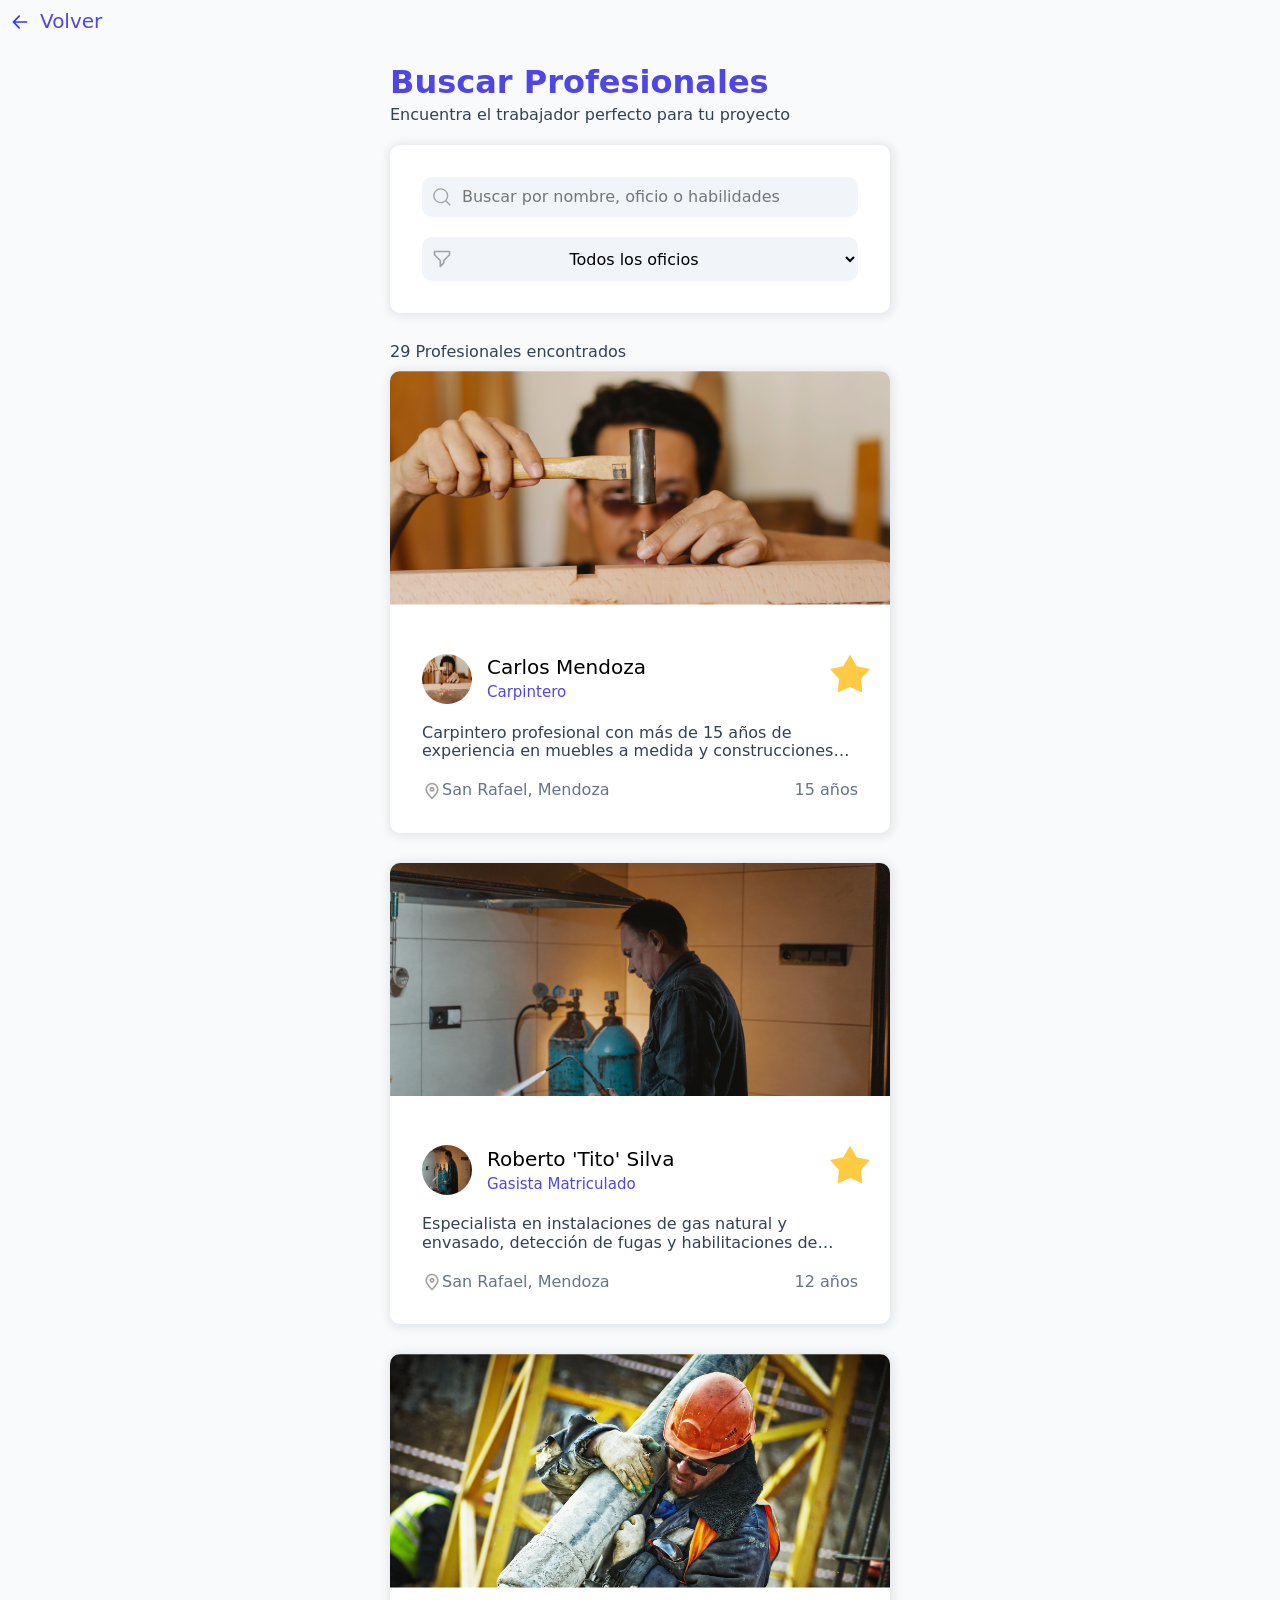
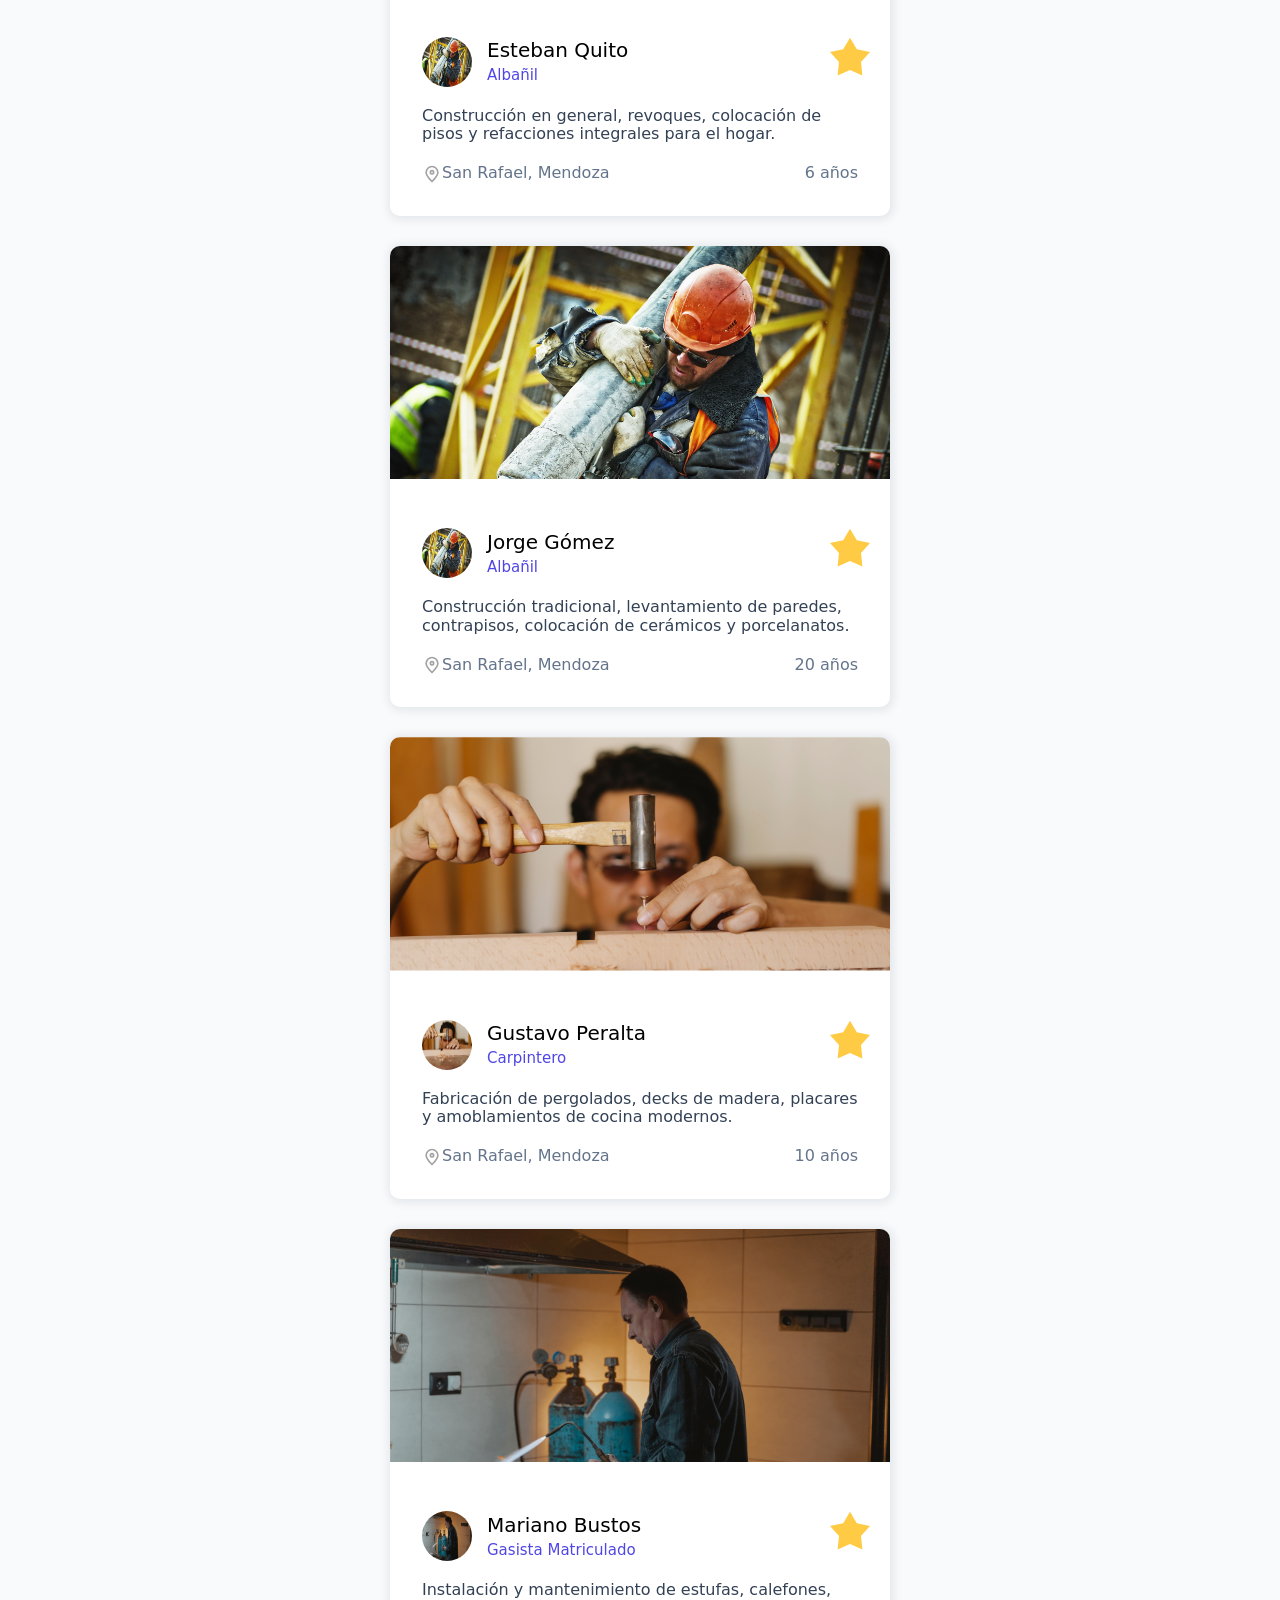
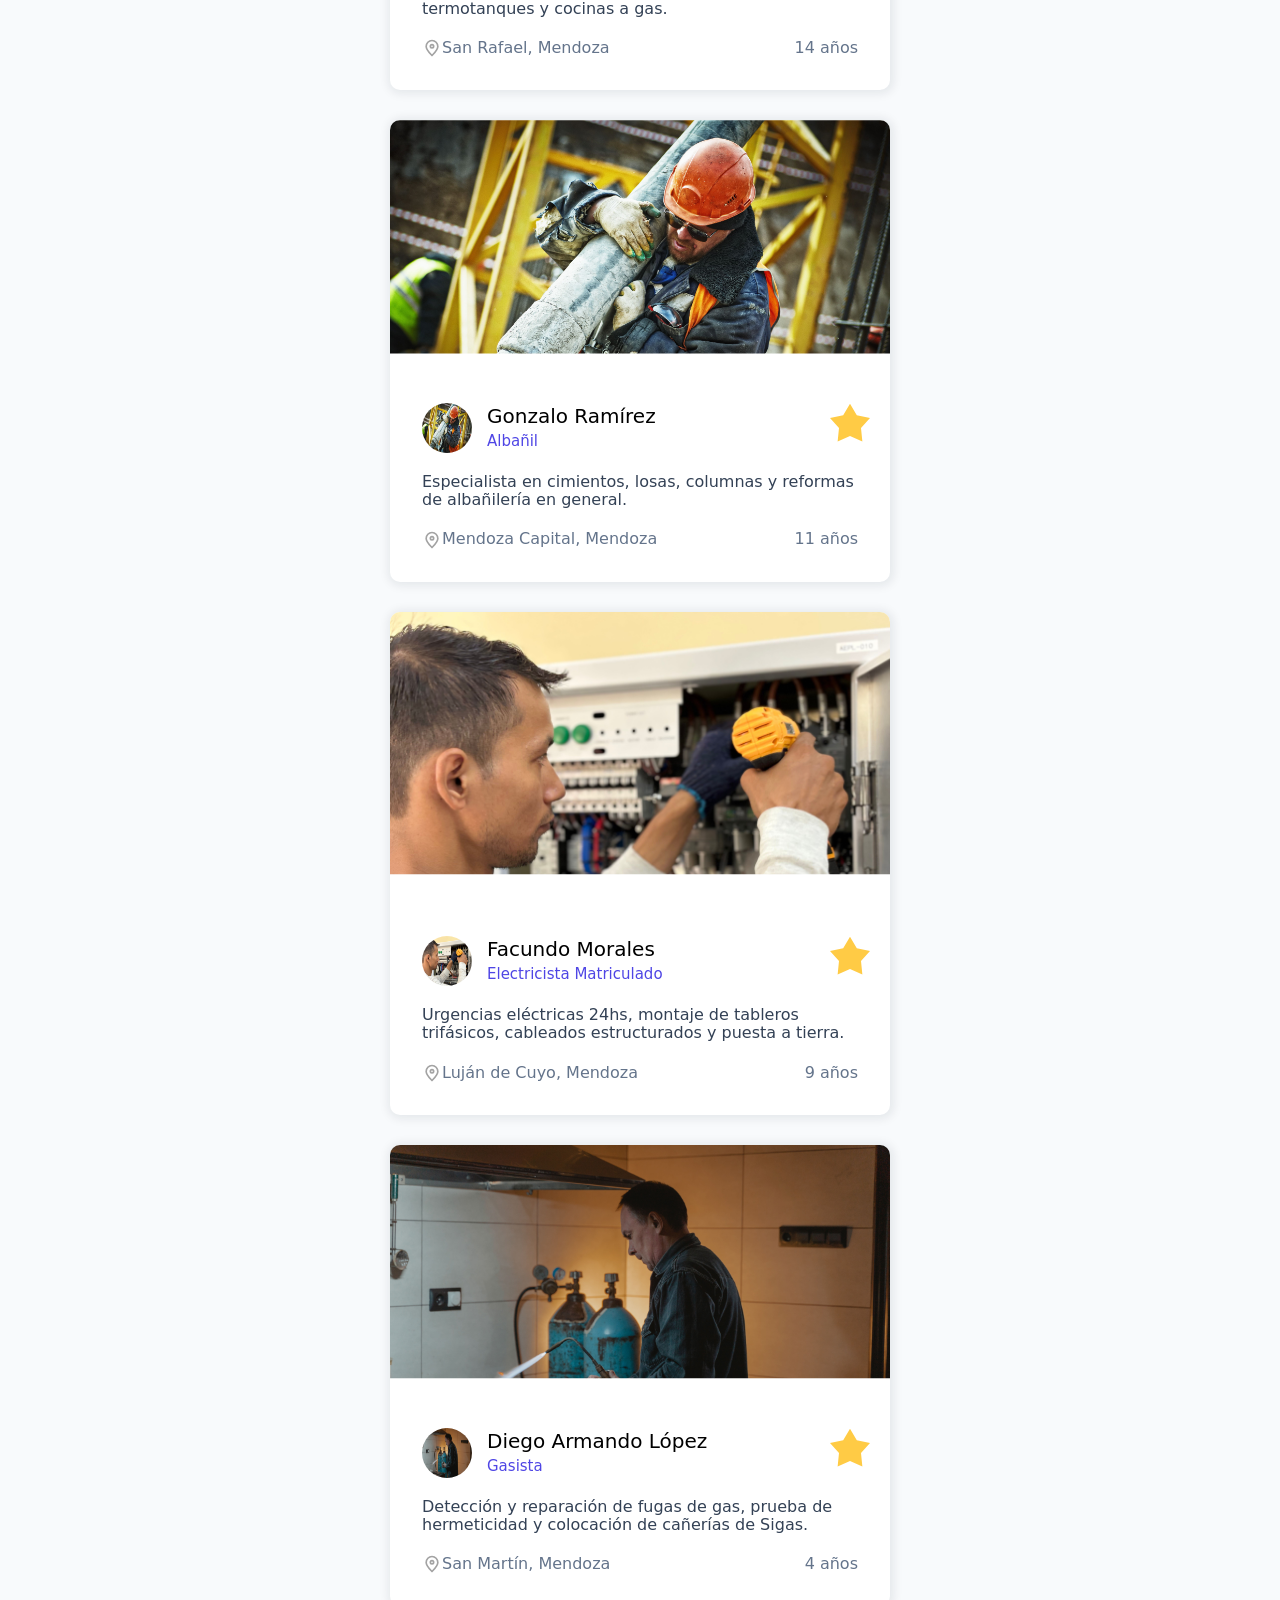
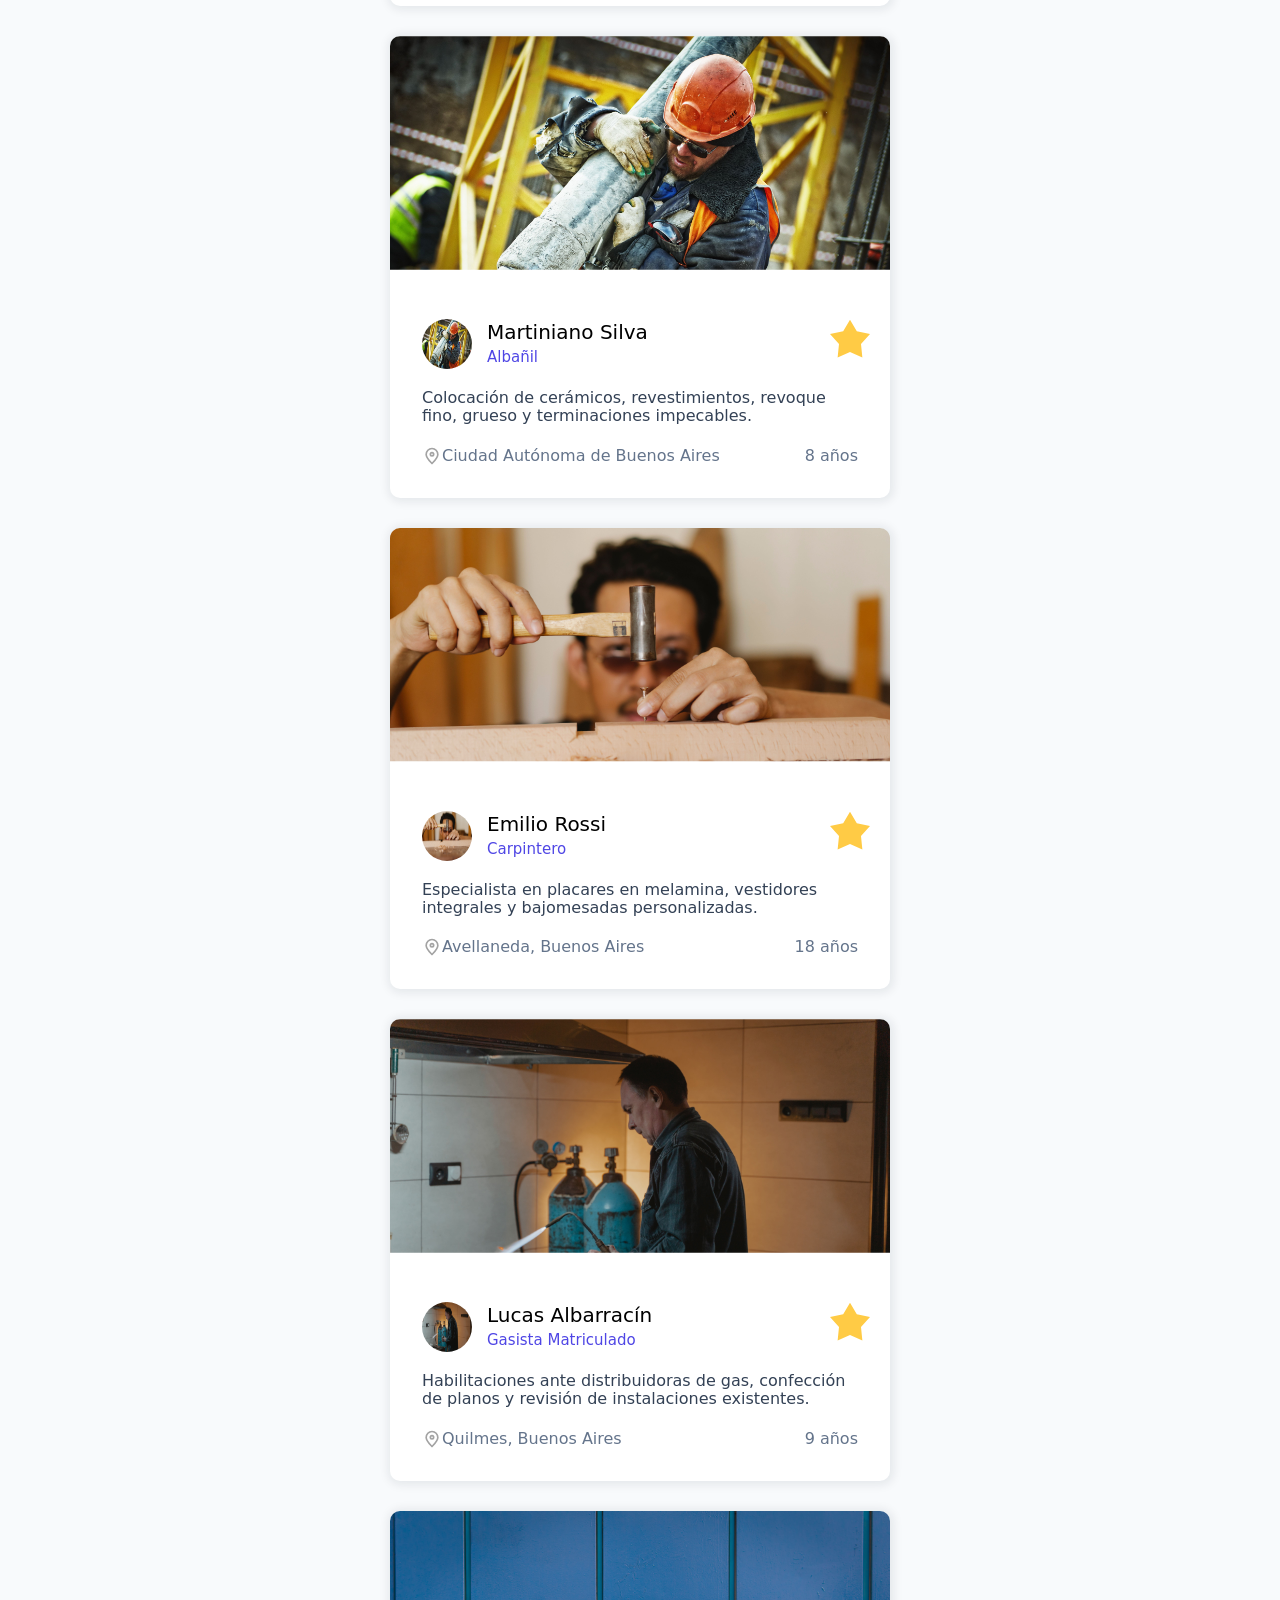
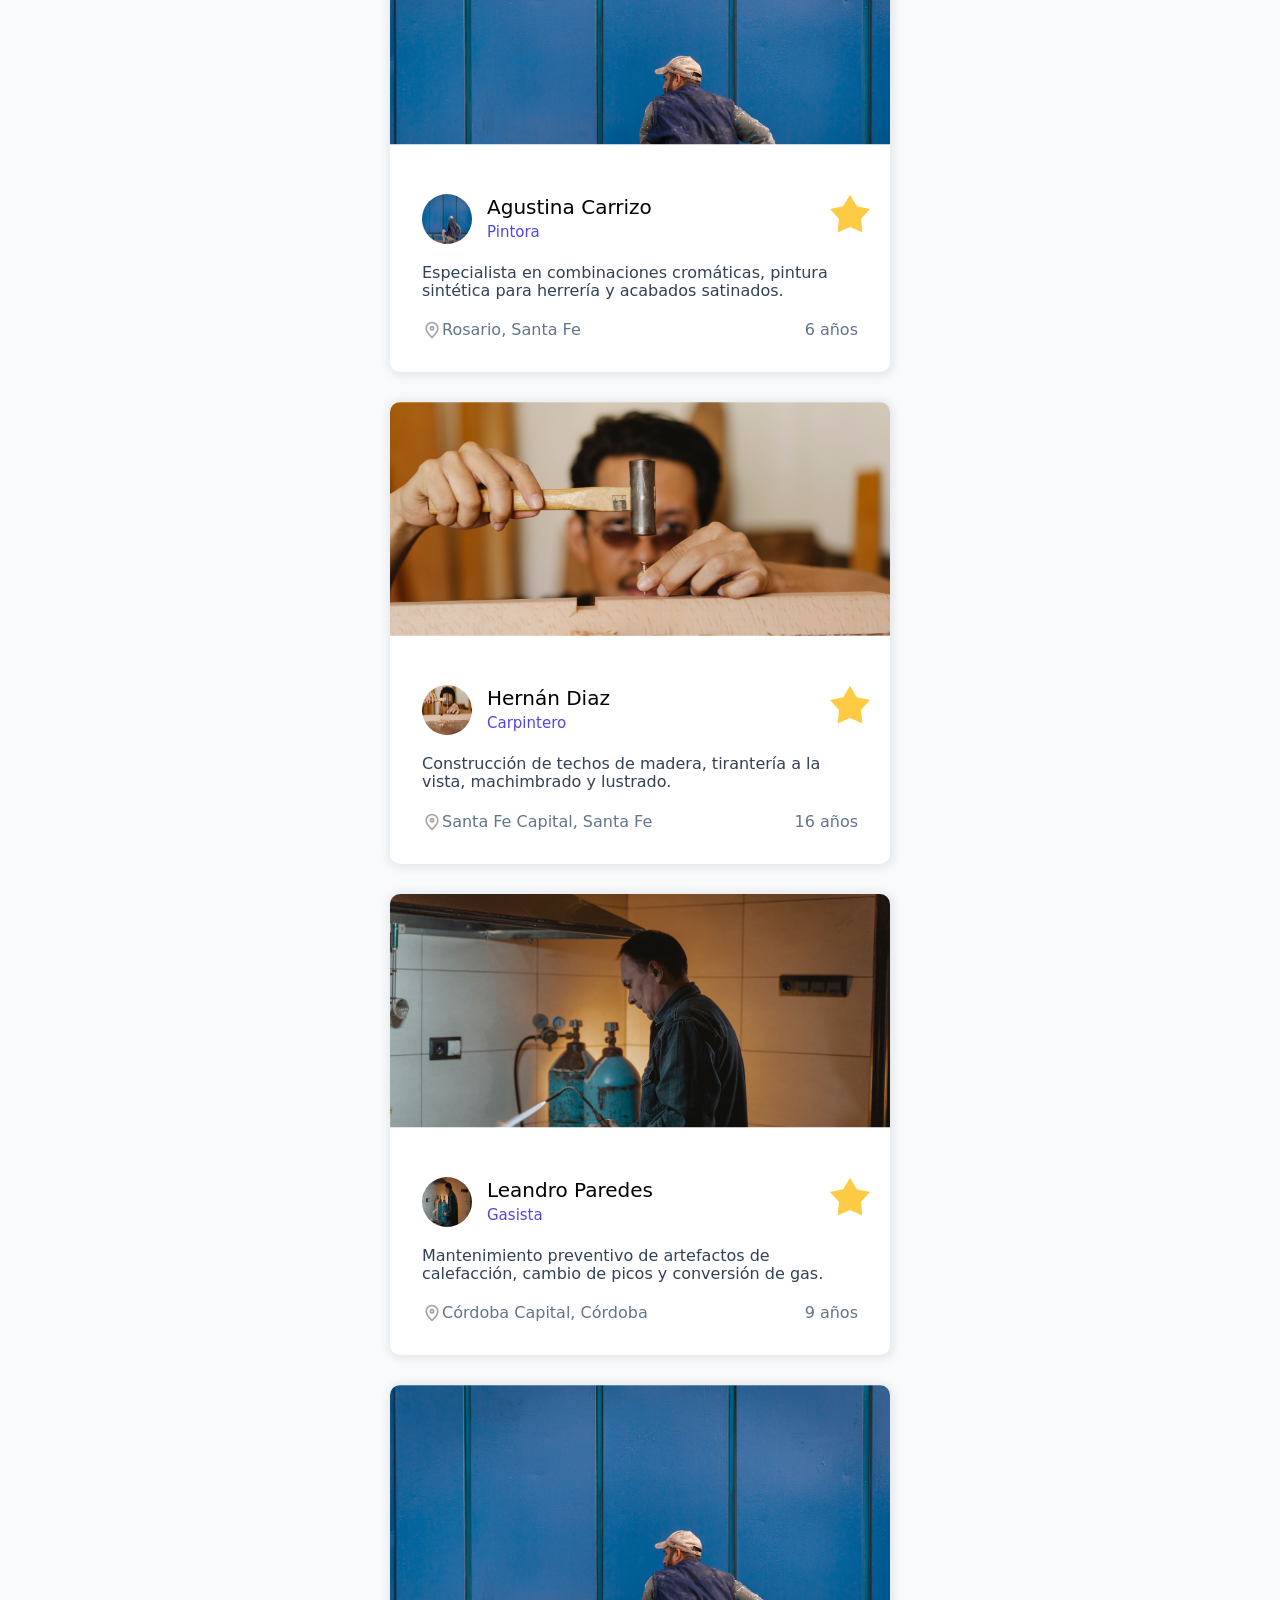
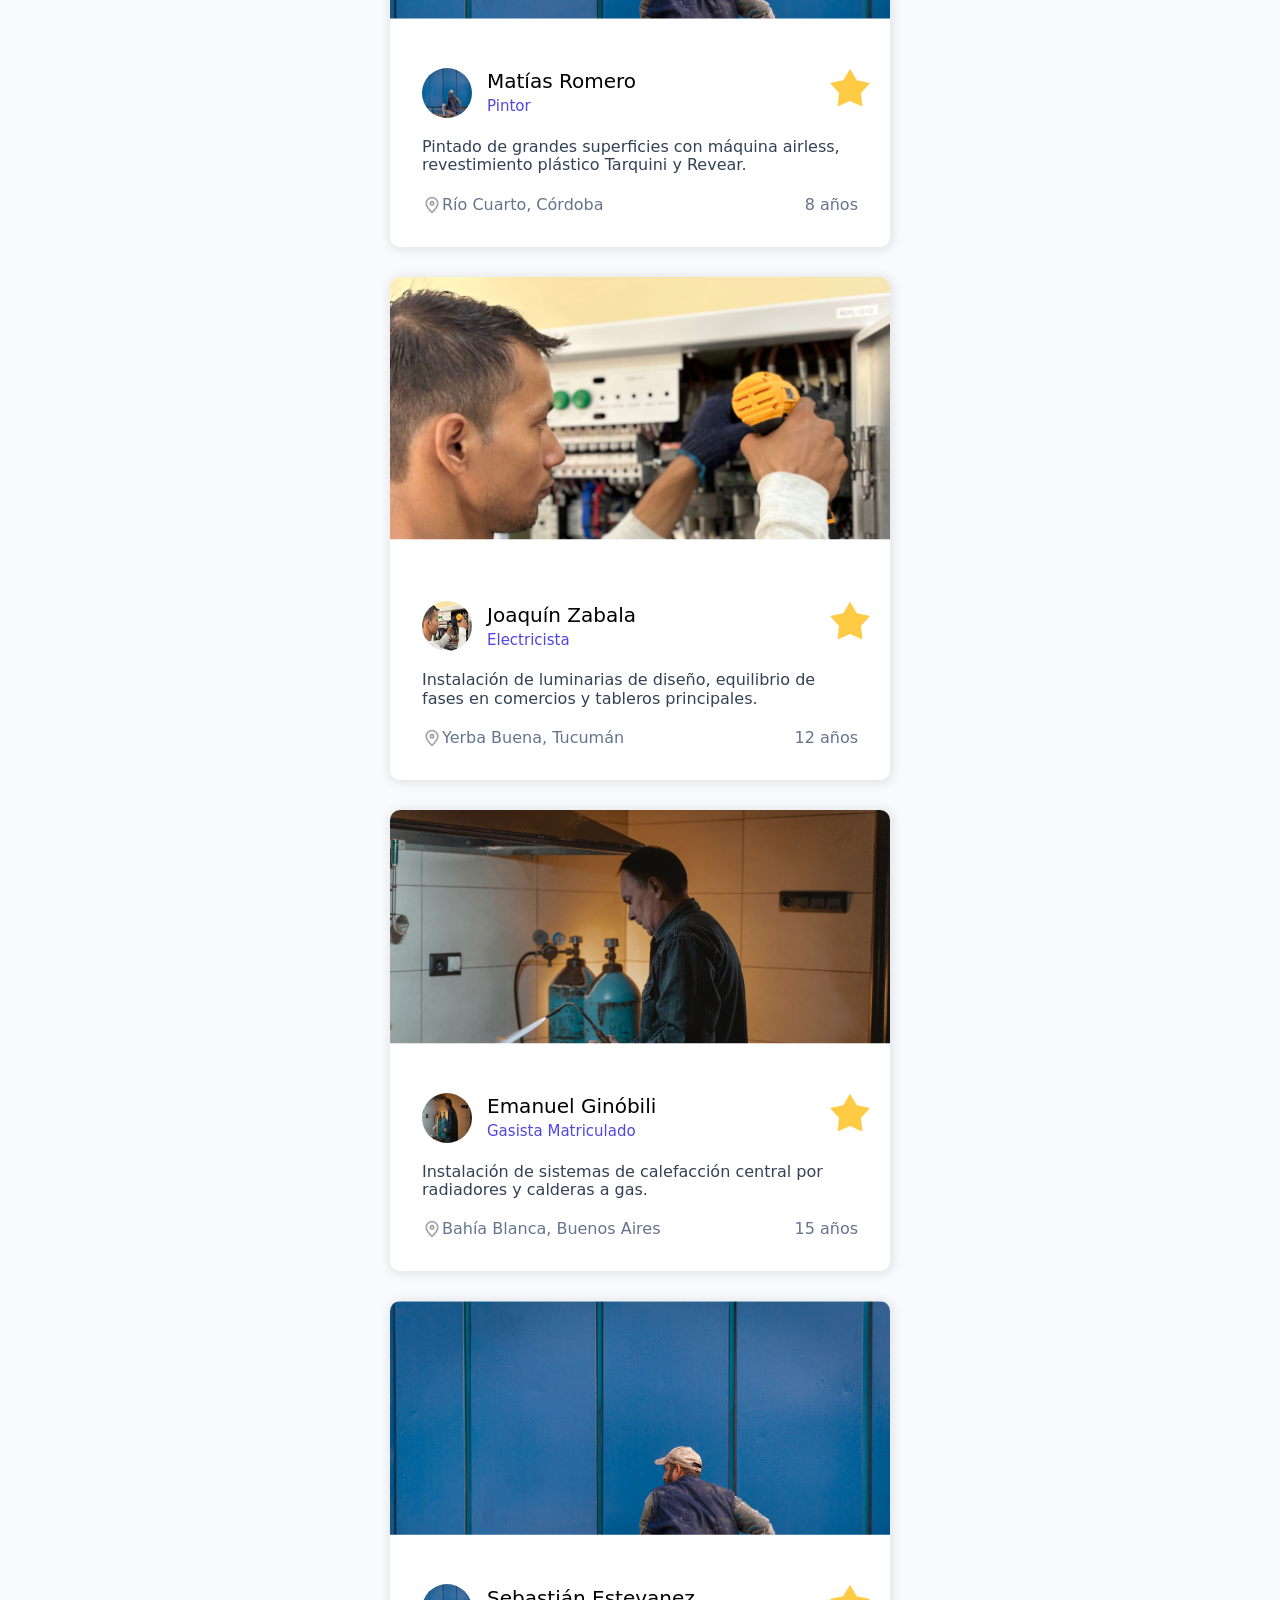
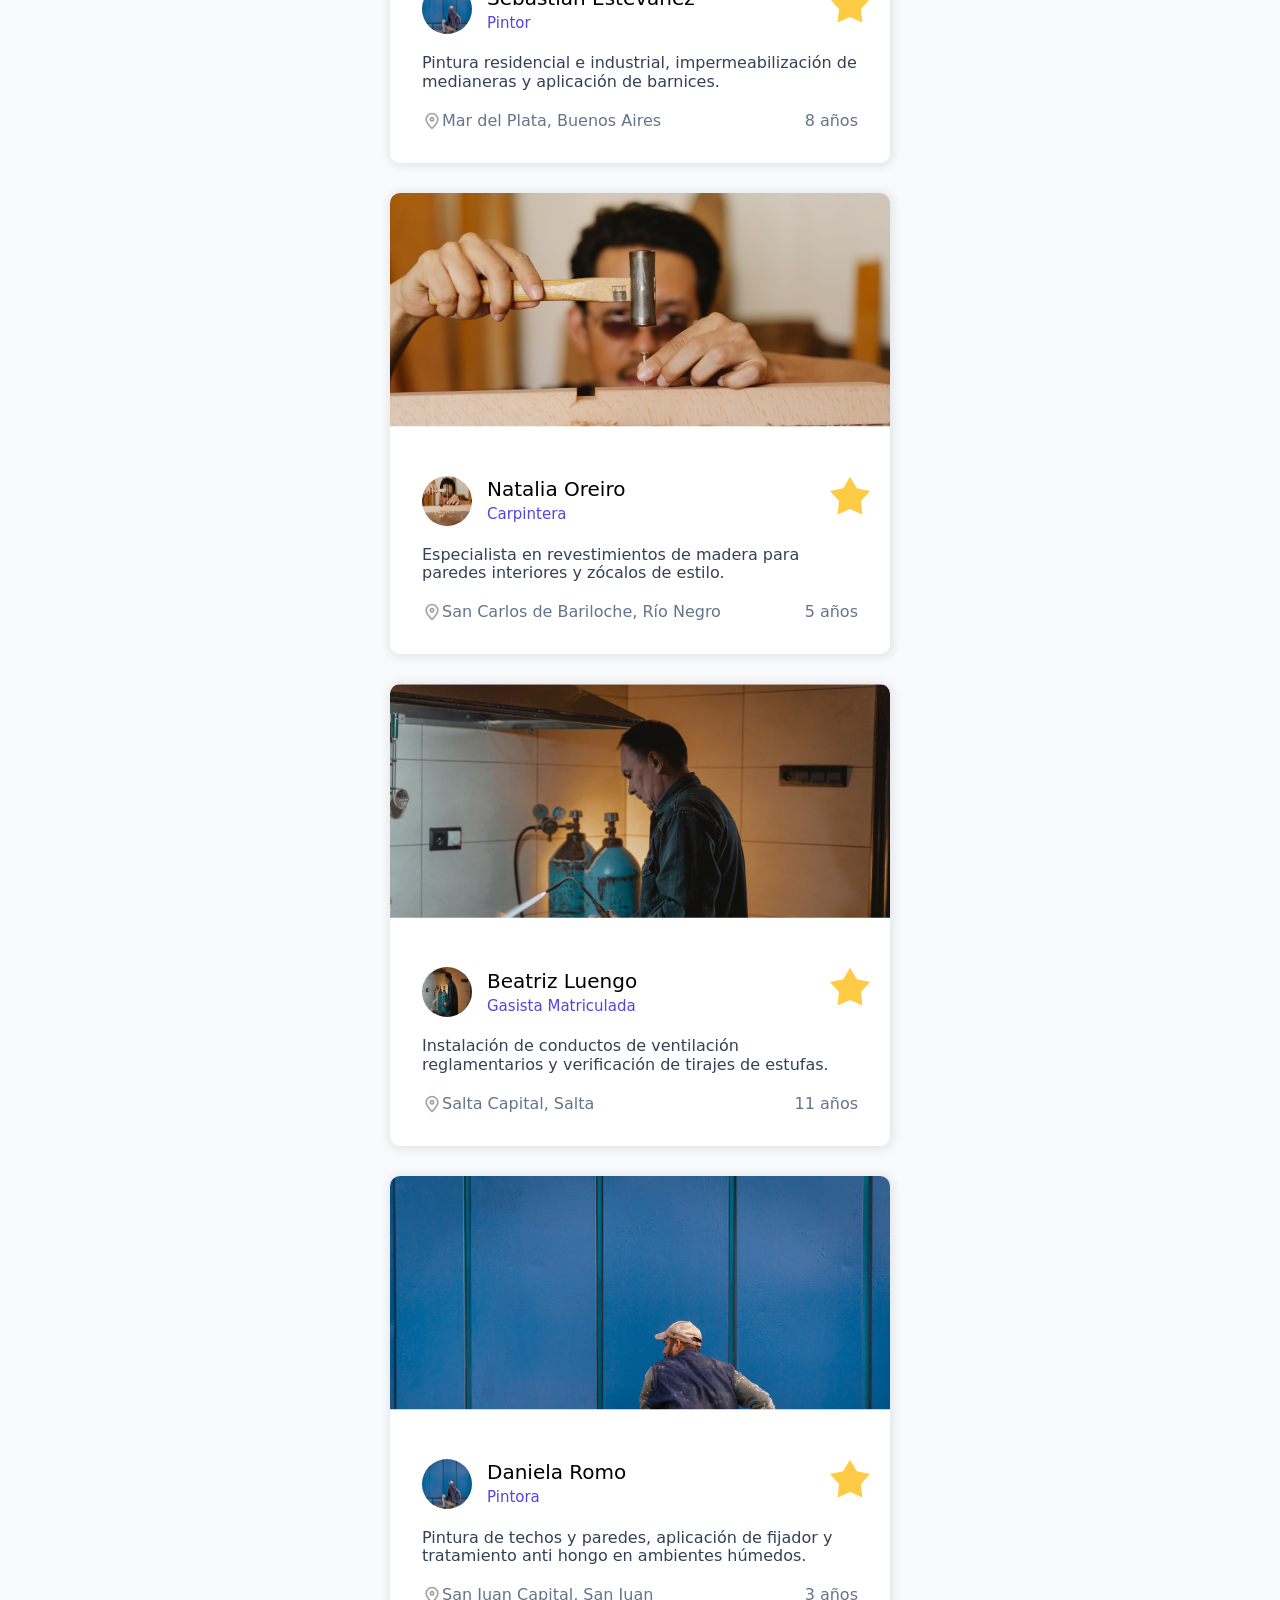
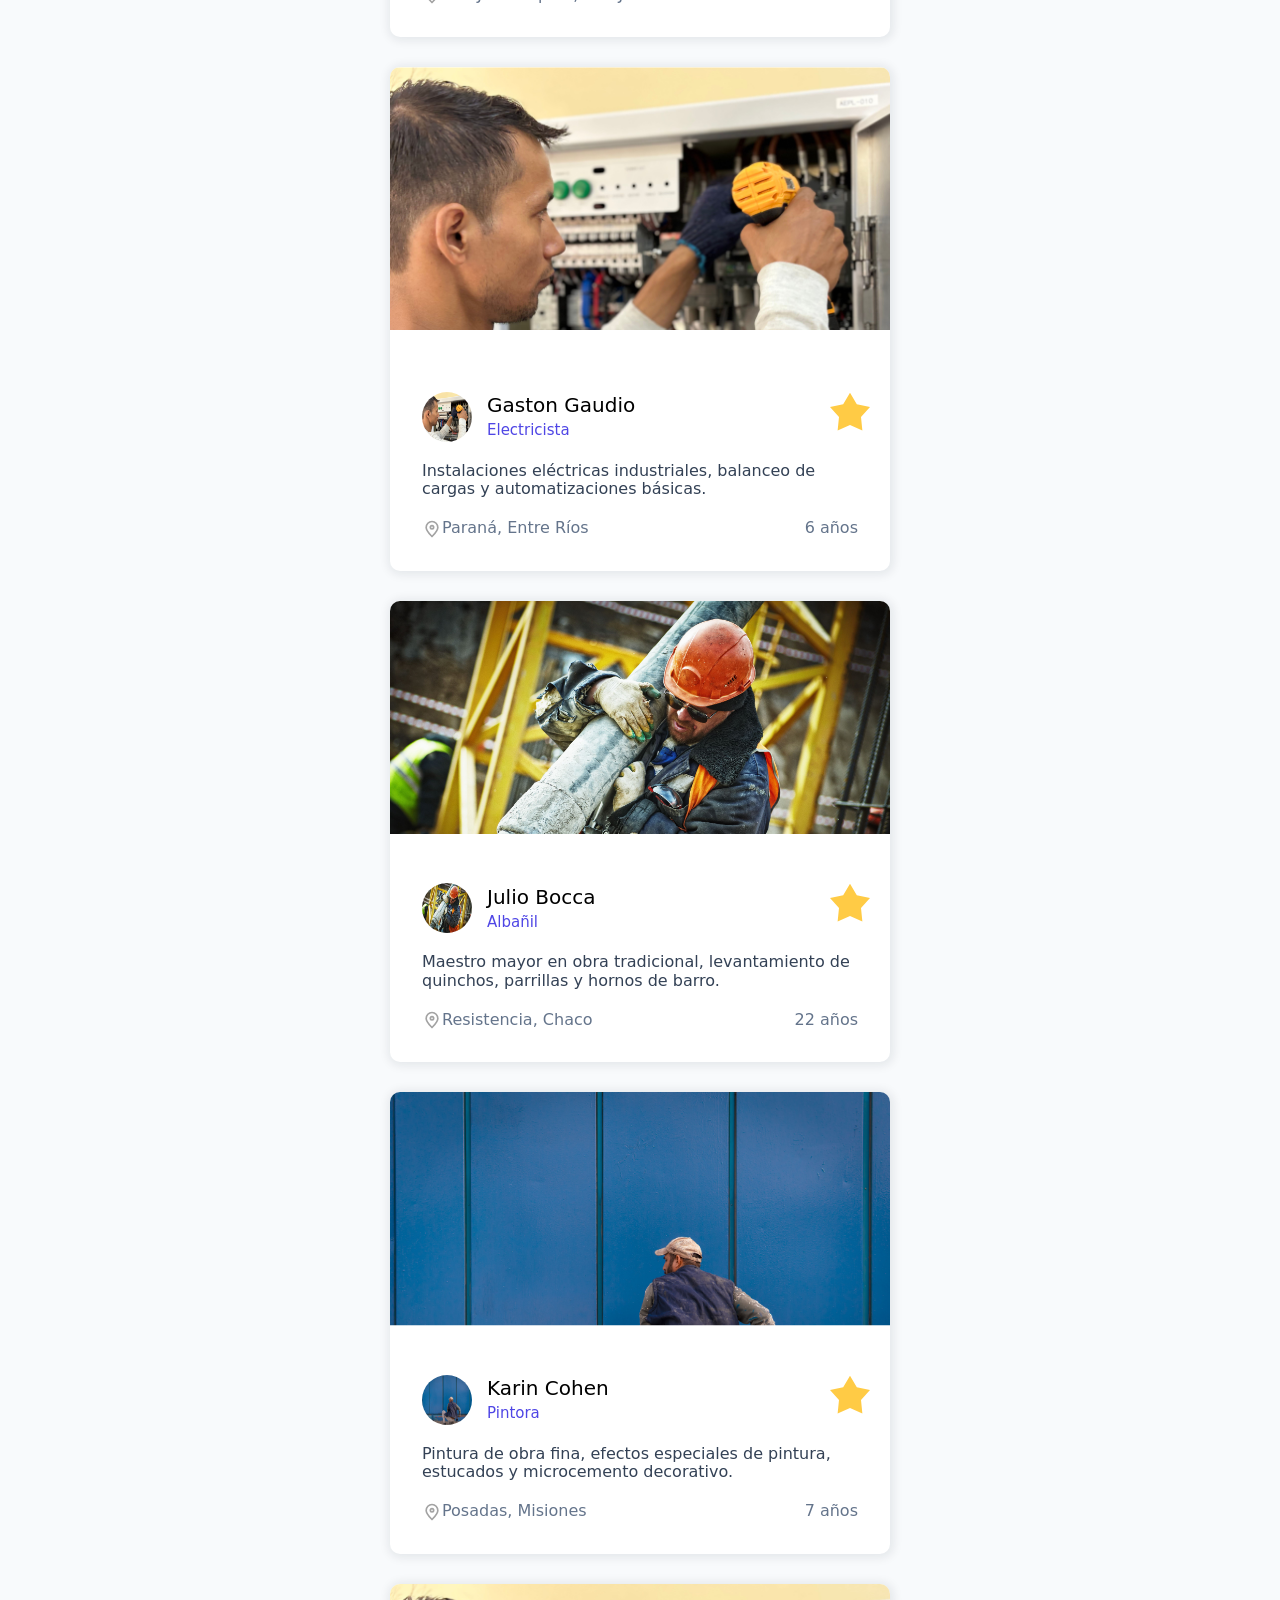
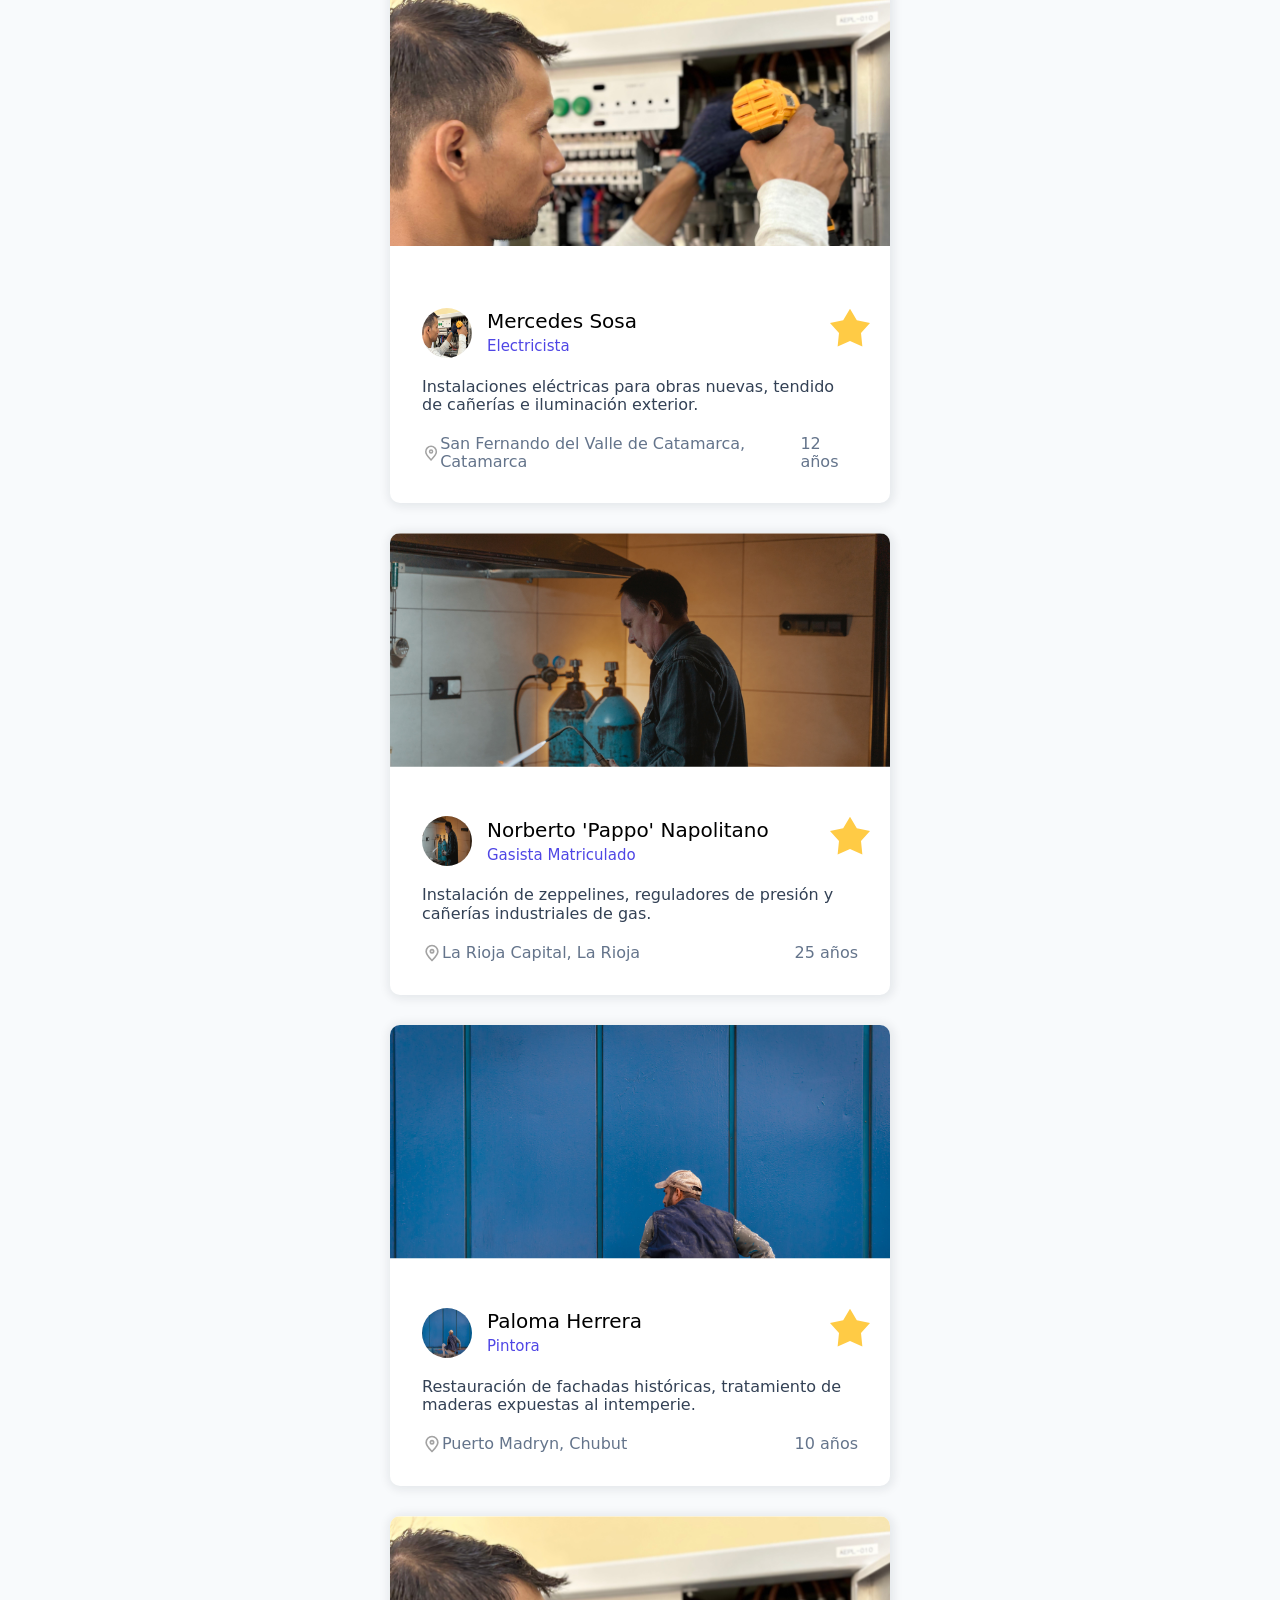
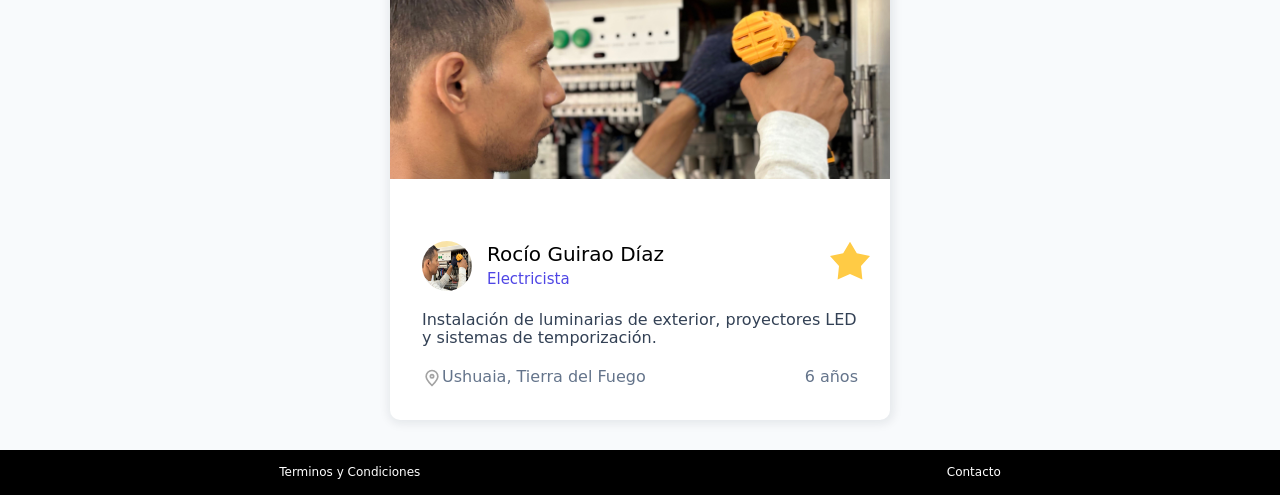
<file: src/pages/buscarVerificado.html>
<!doctype html>
<html lang="en">
  <head>
    <meta charset="UTF-8" />
    <meta name="viewport" content="width=device-width, initial-scale=1.0" />
    <title>Document</title>

    <link rel="stylesheet" href="../modern-normalize.css" />
    <link rel="stylesheet" href="../style.css" />
    <link rel="stylesheet" href="buscar.css" />
  </head>
  <body>
    <header>
      <a href="../../index.html">
        <img src="../assets/flechaIzquierda.svg" alt="flechaIzquierda" />
        Volver
      </a>
      <div class="header-title">
        <h1>Buscar Profesionales</h1>
        <span>Encuentra el trabajador perfecto para tu proyecto</span>
      </div>
    </header>

    <main>
      <div class="div-busqueda">
        <label for="input-buscar">
          <svg
            class="lupa-svg"
            width="800px"
            height="800px"
            viewBox="0 0 1024 1024"
            class="icon"
            version="1.1"
            xmlns="http://www.w3.org/2000/svg"
          >
            <path
              d="M448 768A320 320 0 1 0 448 128a320 320 0 0 0 0 640z m297.344-76.992l214.592 214.592-54.336 54.336-214.592-214.592a384 384 0 1 1 54.336-54.336z"
            />
          </svg>
          <input
            type="text"
            id="input-buscar"
            placeholder="Buscar por nombre, oficio o habilidades"
          />
        </label>
        <label for="select-filtro" class="select-filtro">
          <svg
            width="800px"
            height="800px"
            viewBox="0 0 24 24"
            fill="none"
            xmlns="http://www.w3.org/2000/svg"
          >
            <path
              d="M3 4.6C3 4.03995 3 3.75992 3.10899 3.54601C3.20487 3.35785 3.35785 3.20487 3.54601 3.10899C3.75992 3 4.03995 3 4.6 3H19.4C19.9601 3 20.2401 3 20.454 3.10899C20.6422 3.20487 20.7951 3.35785 20.891 3.54601C21 3.75992 21 4.03995 21 4.6V6.33726C21 6.58185 21 6.70414 20.9724 6.81923C20.9479 6.92127 20.9075 7.01881 20.8526 7.10828C20.7908 7.2092 20.7043 7.29568 20.5314 7.46863L14.4686 13.5314C14.2957 13.7043 14.2092 13.7908 14.1474 13.8917C14.0925 13.9812 14.0521 14.0787 14.0276 14.1808C14 14.2959 14 14.4182 14 14.6627V17L10 21V14.6627C10 14.4182 10 14.2959 9.97237 14.1808C9.94787 14.0787 9.90747 13.9812 9.85264 13.8917C9.7908 13.7908 9.70432 13.7043 9.53137 13.5314L3.46863 7.46863C3.29568 7.29568 3.2092 7.2092 3.14736 7.10828C3.09253 7.01881 3.05213 6.92127 3.02763 6.81923C3 6.70414 3 6.58185 3 6.33726V4.6Z"
              stroke-width="2"
              stroke-linecap="round"
              stroke-linejoin="round"
            />
          </svg>
          <select name="oficio" id="select-filtro">
            <option value="" selected>Todos los oficios</option>
            <option value="carpintero">Carpintero/a</option>
            <option value="electricista">Electricista</option>
            <option value="plomero">Plomero/a</option>
            <option value="pintor">Pintor/a</option>
            <option value="albañil">Albañil</option>
            <option value="gasista">Gasista</option>
            <option value="jardinero">Jardinero/a</option>
            <option value="techista">Techista</option>
          </select>
        </label>
      </div>

      <div class="div-oficios-cards" id="div-oficios-cards">
        <span id="cantidad-profesionales">29 Profesionales encontrados</span>
      </div>
    </main>

    <footer class="footer-main">
      <a href="">Terminos y Condiciones</a>
      <a href="">Contacto</a>
    </footer>

    <script src="../js/profesionalVerificadoCard.js"></script>
  </body>
</html>
</file>
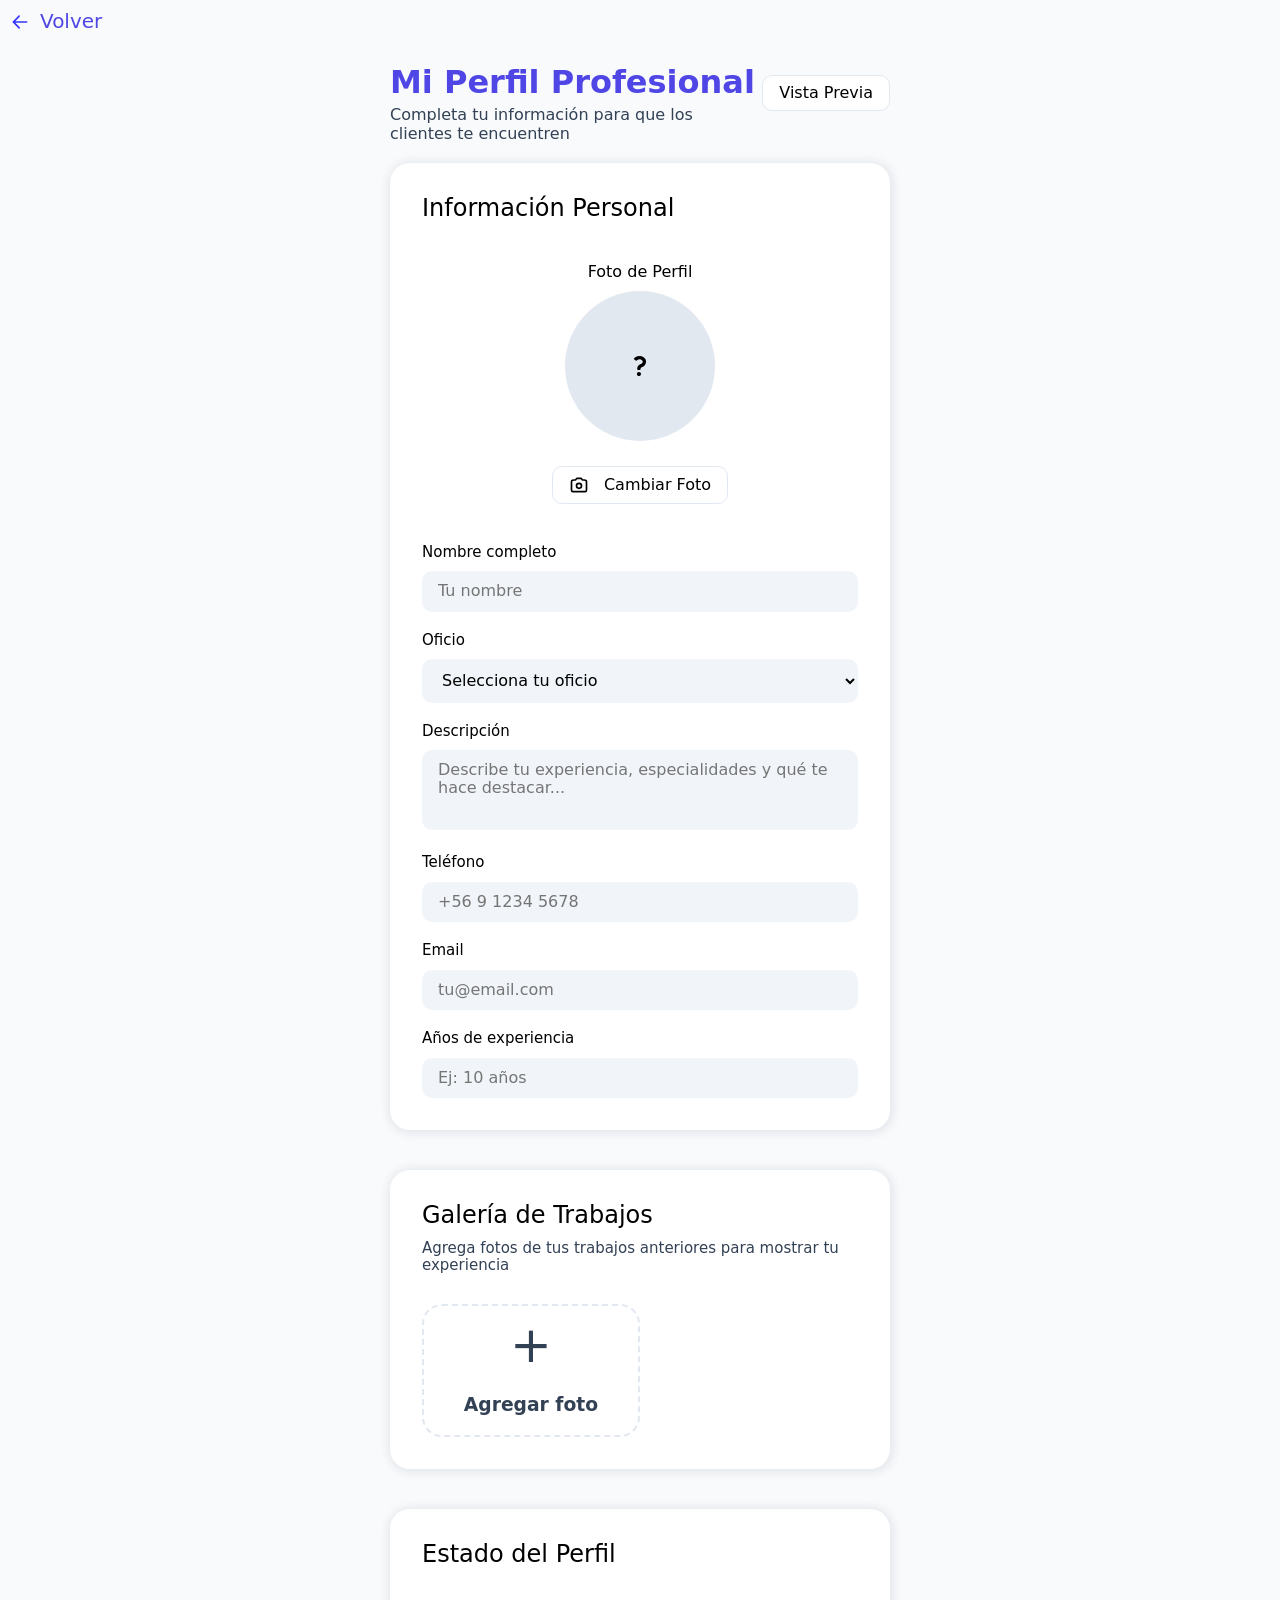
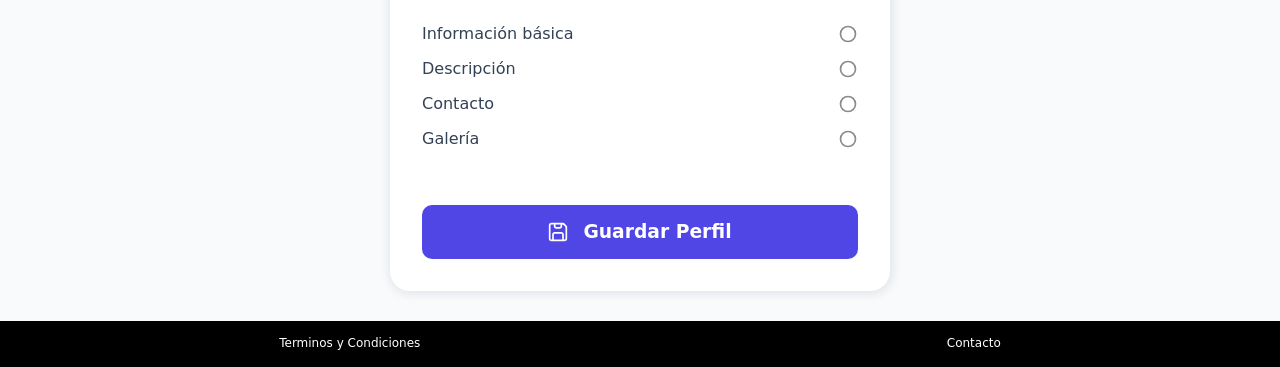
<file: src/pages/perfil.html>
<!doctype html>
<html lang="en">
  <head>
    <meta charset="UTF-8" />
    <meta name="viewport" content="width=device-width, initial-scale=1.0" />
    <title>Document</title>

    <link rel="stylesheet" href="../modern-normalize.css" />
    <link rel="stylesheet" href="../style.css" />
    <link rel="stylesheet" href="perfil.css" />
  </head>
  <body>
    <header>
      <a href="../../index.html">
        <img src="../assets/flechaIzquierda.svg" alt="flechaIzquierda" />
        Volver
      </a>
      <div class="header-title">
        <div>
          <h1>Mi Perfil Profesional</h1>
          <span
            >Completa tu información para que los clientes te encuentren</span
          >
        </div>
        <button>Vista Previa</button>
      </div>
    </header>

    <main>
      <form action="">
        <div class="div-informacion-personal">
          <h2>Información Personal</h2>
          <div class="div-foto-perfil">
            <div>
              <span>Foto de Perfil</span>
              <div class="marco-foto-perfil">
                <img src="../assets/signoPregunta.svg" alt="foto-de-perfil" />
              </div>
            </div>
            <button type="button">
              <img src="../assets/camara.svg" alt="camara" />
              <span>Cambiar Foto</span>
            </button>
          </div>

          <div class="div-informacion-principal">
            <label for="nombre-completo">
              <h3>Nombre completo</h3>
              <input
                id="nombre-completo"
                required
                type="text"
                placeholder="Tu nombre"
              />
            </label>
            <label for="oficio">
              <h3>Oficio</h3>
              <select id="oficio">
                <option value="" disabled selected>Selecciona tu oficio</option>
                <option value="albañil">Albañil</option>
                <option value="electricista">Electricista</option>
                <option value="pintor">Pintor</option>
              </select>
            </label>
            <label for="descripcion">
              <h3>Descripción</h3>
              <textarea
                id="descripcion"
                placeholder="Describe tu experiencia, especialidades y qué te hace destacar..."
              ></textarea>
            </label>
            <label for="telefono">
              <h3>Teléfono</h3>
              <input
                id="telefono"
                required
                type="text"
                placeholder="+56 9 1234 5678"
              />
            </label>
            <label for="email">
              <h3>Email</h3>
              <input
                id="email"
                required
                type="email"
                placeholder="tu@email.com"
              />
            </label>
            <label for="años-de-experiencia">
              <h3>Años de experiencia</h3>
              <input
                id="años-de-experiencia"
                required
                type="text"
                placeholder="Ej: 10 años"
              />
            </label>
          </div>
        </div>

        <div class="div-galeria-de-trabajos">
          <h2>Galería de Trabajos</h2>
          <span>
            Agrega fotos de tus trabajos anteriores para mostrar tu experiencia
          </span>
          <div id="div-fotos-galeria-trabajos">
            <button type="button">
              <h1>+</h1>
              <h3>Agregar foto</h3>
            </button>
          </div>
        </div>

        <div class="div-estado-del-perfil">
          <h2>Estado del Perfil</h2>

          <ul>
            <li>
              <span>Información básica</span>
              <img src="../assets/circulo.svg" alt="circulo" />
            </li>
            <li>
              <span>Descripción</span>
              <img src="../assets/circulo.svg" alt="circulo" />
            </li>
            <li>
              <span>Contacto</span>
              <img src="../assets/circulo.svg" alt="circulo" />
            </li>
            <li>
              <span>Galería</span>
              <img src="../assets/circulo.svg" alt="circulo" />
            </li>
          </ul>

          <button>
            <img src="../assets/disquete.svg" alt="disquete" />
            <h3>Guardar Perfil</h3>
          </button>
        </div>
      </form>
    </main>

    <footer class="footer-main">
      <a href="">Terminos y Condiciones</a>
      <a href="">Contacto</a>
    </footer>
  </body>
</html>
</file>
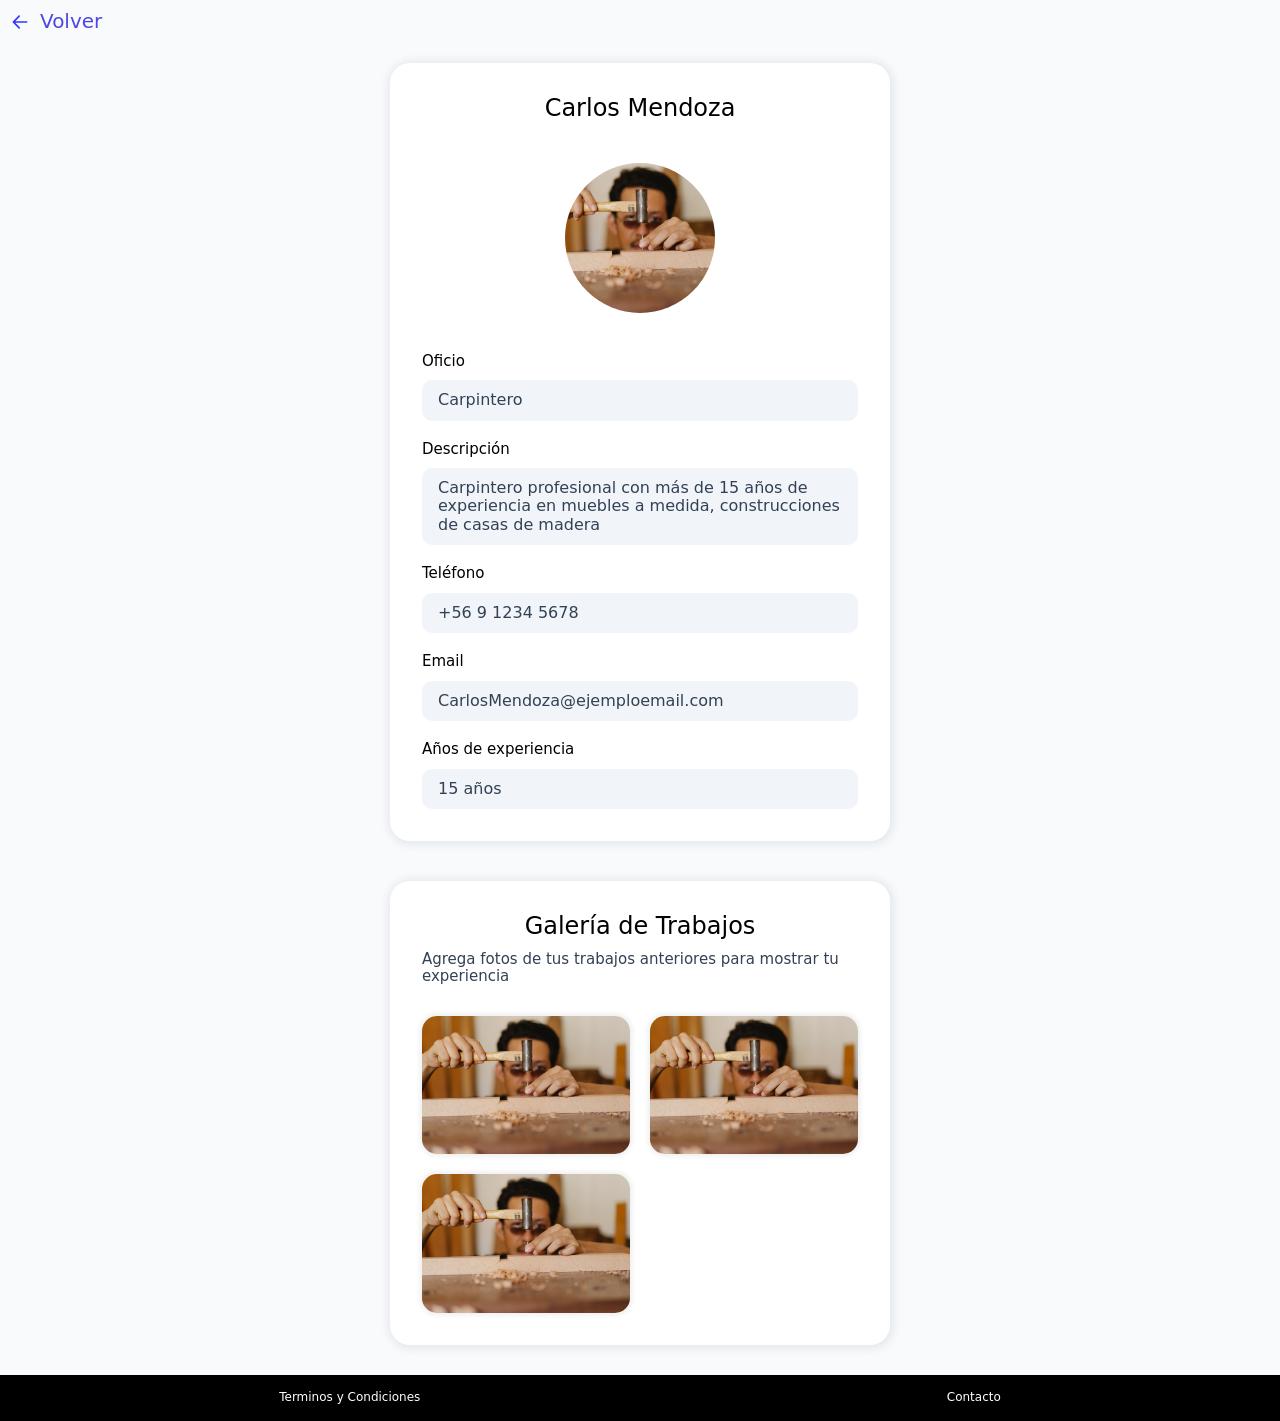
<file: src/pages/profesional.html>
<!doctype html>
<html lang="en">
  <head>
    <meta charset="UTF-8" />
    <meta name="viewport" content="width=device-width, initial-scale=1.0" />
    <title>Document</title>

    <link rel="stylesheet" href="../modern-normalize.css" />
    <link rel="stylesheet" href="../style.css" />
    <link rel="stylesheet" href="profesional.css" />
  </head>
  <body>
    <header>
      <a href="../../index.html">
        <img src="../assets/flechaIzquierda.svg" alt="flechaIzquierda" />
        Volver
      </a>
    </header>

    <main>
      <div class="div-informacion-personal">
        <h2>Carlos Mendoza</h2>
        <div class="div-foto-perfil">
          <img
            src="../assets/oficiosImagenes/carpintero.jpg"
            alt="foto-de-perfil"
          />
        </div>

        <div class="div-informacion-principal">
          <div class="casilla-informacion" for="oficio">
            <h3>Oficio</h3>
            <h4>Carpintero</h4>
          </div>
          <div class="casilla-informacion" for="descripcion">
            <h3>Descripción</h3>
            <h4>
              Carpintero profesional con más de 15 años de experiencia en
              muebles a medida, construcciones de casas de madera
            </h4>
          </div>
          <div class="casilla-informacion" for="telefono">
            <h3>Teléfono</h3>
            <h4>+56 9 1234 5678</h4>
          </div>
          <div class="casilla-informacion" for="email">
            <h3>Email</h3>
            <h4>CarlosMendoza@ejemploemail.com</h4>
          </div>
          <div class="casilla-informacion" for="años-de-experiencia">
            <h3>Años de experiencia</h3>
            <h4>15 años</h4>
          </div>
        </div>
      </div>

      <div class="div-galeria-de-trabajos">
        <h2>Galería de Trabajos</h2>
        <span>
          Agrega fotos de tus trabajos anteriores para mostrar tu experiencia
        </span>
        <div id="div-fotos-galeria-trabajos">
          <img src="../assets/oficiosImagenes/carpintero.jpg" alt="" />
          <img src="../assets/oficiosImagenes/carpintero.jpg" alt="" />
          <img src="../assets/oficiosImagenes/carpintero.jpg" alt="" />
        </div>
      </div>
    </main>

    <footer class="footer-main">
      <a href="">Terminos y Condiciones</a>
      <a href="">Contacto</a>
    </footer>

    <script src="../js/profesionalPerfil.js"></script>
  </body>
</html>
</file>
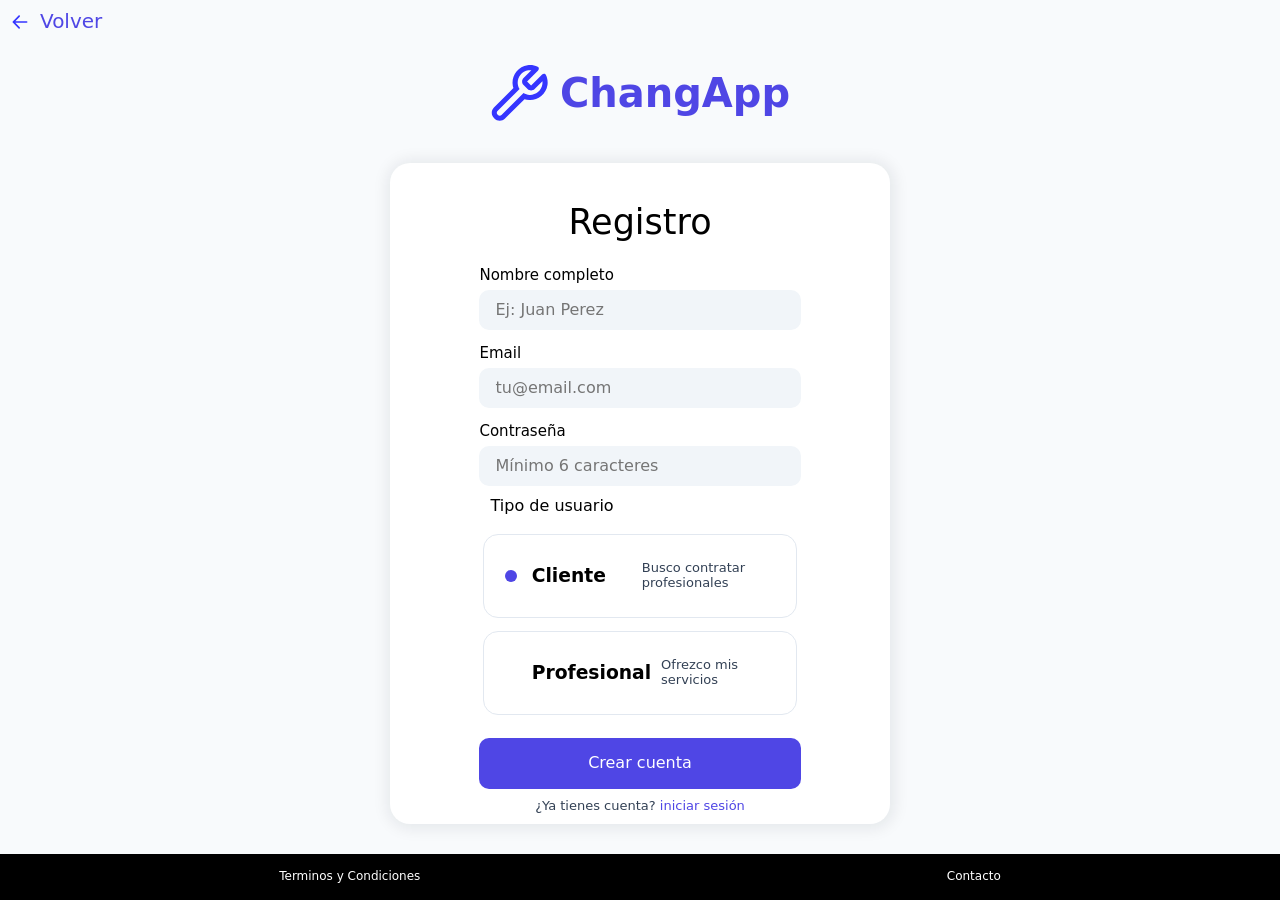
<file: src/pages/registro.html>
<!doctype html>
<html lang="en">
  <head>
    <meta charset="UTF-8" />
    <meta name="viewport" content="width=device-width, initial-scale=1.0" />
    <title>Document</title>
    <link rel="stylesheet" href="../modern-normalize.css" />
    <link rel="stylesheet" href="../style.css" />
    <link rel="stylesheet" href="registro.css" />
  </head>
  <body>
    <header>
      <a href="../../index.html">
        <img src="../assets/flechaIzquierda.svg" alt="flechaIzquierda" />
        Volver
      </a>
      <div>
        <img src="../assets/changAppLogo.svg" alt="changAppLogo" />
        <h1>ChangApp</h1>
      </div>
    </header>

    <main>
      <form action="" method="get">
        <h2>Registro</h2>

        <div class="inputs-registro">
          <label for="nombre-completo">
            <h3>Nombre completo</h3>
            <input
              id="nombre-completo"
              required
              type="text"
              placeholder="Ej: Juan Perez"
            />
          </label>
          <label for="email">
            <h3>Email</h3>
            <input
              id="email"
              required
              type="email"
              placeholder="tu@email.com"
            />
          </label>
          <label for="contraseña">
            <h3>Contraseña</h3>
            <input
              id="contraseña"
              required
              type="password"
              placeholder="Mínimo 6 caracteres"
            />
          </label>
        </div>

        <fieldset>
          <legend>Tipo de usuario</legend>
          <div>
            <label for="cliente">
              <div>
                <input checked id="cliente" name="tipo-usuario" type="radio" />
                <div class="radio-style"></div>
                <h3>Cliente</h3>
              </div>
              <span>Busco contratar profesionales</span>
            </label>
            <label for="profesional">
              <div>
                <input type="radio" name="tipo-usuario" id="profesional" />
                <div class="radio-style"></div>
                <h3>Profesional</h3>
              </div>
              <span>Ofrezco mis servicios</span>
            </label>
          </div>
        </fieldset>

        <button type="submit">Crear cuenta</button>

        <span>
          ¿Ya tienes cuenta?
          <a href="perfil.html">iniciar sesión</a>
        </span>
      </form>
    </main>

    <footer class="footer-main">
      <a href="">Terminos y Condiciones</a>
      <a href="">Contacto</a>
    </footer>
  </body>
</html>
</file>
<file: src/style.css>
/* Colores que vamos a reutilizar */
:root {
  /* Fondo principal: Azul muy tenue y descansado */
  --color-fondo: #f8fafc;

  /* Color primario: Indigo moderno y profesional */
  --color-principal-light: #4f46e5;

  /* Textos: Escala de grises con matiz azulado (Slate) */
  --color-secundario-light: #334155; /* Texto principal */
  --color-terciario-light: #64748b; /* Texto secundario / leyendas */

  /* Tarjetas y Contenedores */
  --color-cards-principal-light: #ffffff;

  /* Botones Primarios (blancos / outline) */
  --color-botones-principal-light: #ffffff;
  --color-botones-principal-hover-light: #f1f5f9;

  /* Botones Secundarios (sólidos) */
  --color-botones-secundario-light: #4f46e5;
  --color-botones-secundario-font-light: #ffffff;

  /* Sombras y Bordes */
  --color-sombra-light: rgba(15, 23, 42, 0.08);
  --color-bordes-principal-light: #e2e8f0;
  --color-bordes-secundario-light: #cbd5e1;

  /* Formularios e Inputs (Corregido para hacer contraste con el fondo blanco de las cards) */
  --color-radio-input-fondo-light: #4f46e5;
  --color-input-fondo-light: #f1f5f9; /* Fondo gris claro tenue que contrasta contra #ffffff */
  --color-input-borde-light: #d1d5db; /* Borde visible pero suave */
  --color-input-borde-focus-light: #4f46e5; /* Borde al hacer clic/focus */

  /* Detalles e Iconografía */
  --color-marco-perfil-light: #e2e8f0;
  --color-svg-principal-light: #64748b;
}

/* Estilos globales */

html {
  background-color: var(--color-fondo);
  height: 100%;
}

body {
  height: 100%;
  display: flex;
  flex-direction: column;
  min-height: 100vh;
}

main {
  flex: 1;
  width: 80vw;
  max-width: 500px;
  display: flex;
  flex-direction: column;
  align-items: center;
  justify-content: center;
  margin-left: auto;
  margin-right: auto;
}

a {
  text-decoration: none;
  color: inherit;
}

/* HEADER */

.header-main {
  display: flex;
  flex-direction: column;
  justify-content: center;
  align-items: center;
  text-align: center;
  color: var(--color-principal-light);

  img {
    margin: 10px;
    margin-top: 20px;
    width: 60px;
    rotate: 90deg;
  }

  h1 {
    margin-top: 0;
    margin-bottom: 10px;
    font-size: 60px;
  }

  h2 {
    margin: 0;
    font-size: 20px;
    font-weight: 400;
    color: var(--color-secundario-light);
  }
}

/* FOOTER */

.footer-main {
  display: flex;
  justify-content: space-around;
  font-size: 12px;
  background-color: black;
  color: white;
  margin-top: 30px;
  padding: 1rem;
}

/* Pantalla Principal */

.buscar-trabajador-o-registrarse-card {
  display: flex;
  flex-direction: column;
  justify-content: center;
  align-items: center;
  justify-self: center;
  text-align: center;
  margin-top: 25px;
  background-color: var(--color-cards-principal-light);
  width: 100%;
  border-radius: 10px;
  box-shadow: 0px 3px 10px 2px var(--color-sombra-light);

  h2 {
    font-weight: 500;
  }

  img {
    width: 20px;
  }

  a {
    display: flex;
    justify-content: center;
    gap: 10px;
    border: 1px solid var(--color-bordes-principal-light);
    border-radius: 10px;
    width: 80%;
    padding: 20px;
    margin-bottom: 20px;
    font-size: 18px;
    font-weight: 500;
  }

  :nth-child(2) {
    background-color: var(--color-botones-secundario-light);
    color: var(--color-botones-secundario-font-light);
  }

  a:hover {
    opacity: 0.8;
    scale: 0.95;
  }
}

.busqueda-facil-y-favoritos-card {
  display: flex;
  flex-direction: column;
  justify-self: center;
  width: 100%;
  margin-top: 30px;
  gap: 30px;

  img {
    width: 40px;
  }

  a {
    background-color: white;
    display: flex;
    flex-direction: column;
    justify-content: center;
    align-items: center;
    padding: 20px;
    border-radius: 10px;
    box-shadow: 0px 3px 10px 2px var(--color-sombra-light);
  }

  a:hover {
    opacity: 0.8;
    scale: 0.95;
  }

  h3 {
    margin-top: 10px;
    margin-bottom: 10px;
  }
}
</file>
<file: src/pages/buscar.css>
/* Estilos Globales */
img,
svg {
  width: 20px;
}

/* HEADER */
header {
  display: flex;
  flex-direction: column;
  justify-content: center;
  margin-bottom: 20px;

  a {
    display: flex;
    align-self: flex-start;
    align-items: center;
    font-weight: 400;
    font-size: 20px;
    margin: 10px;
    color: var(--color-principal-light);
    gap: 10px;

    img {
      width: 20px;
    }
  }

  .header-title {
    display: flex;
    justify-content: space-between;
    align-items: flex-start;
    width: 90%;
    max-width: 500px;
    margin: 0 auto;

    flex-direction: column;

    h1 {
      margin-bottom: 5px;
      color: var(--color-principal-light);
    }

    span {
      color: var(--color-secundario-light);
      font-weight: 500;
      max-width: 90%;
    }
  }
}

main {
  display: flex;
  flex-direction: column;
  gap: 30px;
  width: 80%;
  max-width: 500px;

  .div-busqueda {
    padding: 2rem;
    width: 100%;
    background-color: var(--color-cards-principal-light);
    border-radius: 10px;
    box-shadow: 1px 1px 10px 3px var(--color-sombra-light);
  }

  .div-busqueda {
    display: flex;
    flex-direction: column;
    gap: 20px;

    input,
    select {
      width: 100%;
      border: none;
      padding: 0.7rem 1rem;
      border-radius: 10px;
      background-color: var(--color-input-fondo-light);
    }

    input {
      padding-left: 2.5rem;
    }

    label {
      display: flex;
      justify-content: center;
      align-items: center;
      position: relative;

      svg {
        stroke: rgb(163, 163, 163);
        position: absolute;
        left: 10px;
      }

      .lupa-svg {
        fill: rgb(163, 163, 163);
      }
    }

    select {
      text-align: center;
      font-weight: 500;
    }
  }

  .div-oficios-cards {
    display: flex;
    flex-direction: column;
    gap: 30px;

    span {
      font-weight: 500;
    }

    #cantidad-profesionales {
      color: var(--color-secundario-light);
      margin-bottom: -20px;
    }

    .oficio-card {
      padding: 0;
      width: 100%;
      background-color: var(--color-cards-principal-light);
      border-radius: 10px;
      box-shadow: 1px 1px 10px 3px var(--color-sombra-light);
      overflow: hidden;
      transition: scale 0.3s ease-in-out;

      .imagen-oficio-card {
        margin-bottom: -70px;
        img {
          width: 100%;
          clip-path: polygon(0% 0%, 100% 0%, 100% 70%, 0% 70%);
        }
      }

      .descripcion-oficio-card {
        display: inline-block;
      }

      .perfil-oficio-card,
      .descripcion-oficio-card,
      .ubicacion-experiencia-oficio-card {
        padding: 0 2rem;
      }

      .perfil-oficio-card {
        display: flex;
        align-items: center;
        gap: 15px;
        margin-top: 15px;
        margin-bottom: 20px;
        position: relative;

        img {
          border-radius: 50%;
          width: 50px;
          height: 50px;
        }

        div {
          display: flex;
          flex-direction: column;
          justify-content: center;
          gap: 5px;

          h3 {
            font-size: 20px;
            margin: 0;
            font-weight: 500;
          }

          span {
            font-size: 15px;
            color: var(--color-principal-light);
          }
        }

        svg {
          position: absolute;
          width: 5vw;
          max-width: 40px;
          right: 20px;
          top: 0;
        }
      }

      .descripcion-oficio-card {
        display: -webkit-box;
        -webkit-box-orient: vertical;
        overflow: hidden;
        -webkit-line-clamp: 2;
        margin-bottom: 20px;
        color: var(--color-secundario-light);
      }

      .ubicacion-experiencia-oficio-card {
        display: flex;
        justify-content: space-between;
        align-items: center;
        padding-bottom: 2rem;

        div {
          display: flex;
          align-items: center;
          stroke: rgb(163, 163, 163);
        }

        span {
          color: var(--color-terciario-light);
        }
      }
    }

    /* Decidi agregar una animacion rapida donde cada tarjeta impar aparece desde la izquierda con un degradado y cada tarjeta par desde la derecha, todo dependiendo de que tan cerca del centro de la pantalla esten al bajar con la rueda del mouse */

    .transicion-izquierda {
      animation: entrarPorIzquierda;
    }

    .transicion-derecha {
      animation: entrarPorDerecha;
    }
    .transicion-derecha,
    .transicion-izquierda {
      animation-fill-mode: both;
      animation-timeline: view();
      animation-range: entry 0% contain 10%;
    }

    .oficio-card:hover {
      scale: 0.95;
      transition: scale 0.3s ease-in-out;
    }
  }
}

@keyframes entrarPorIzquierda {
  from {
    opacity: 0;
    transform: translateX(-100px);
  }

  to {
    opacity: 1;
    transform: translateX(0);
  }
}

@keyframes entrarPorDerecha {
  from {
    opacity: 0;
    transform: translateX(100px);
  }

  to {
    opacity: 1;
    transform: translateX(0);
  }
}
</file>
<file: src/pages/perfil.css>
/* Estilos Globales */
img {
  width: 20px;
}

button:active {
  scale: 0.9;
}

/* HEADER */
header {
  display: flex;
  flex-direction: column;
  justify-content: center;
  margin-bottom: 20px;

  a {
    display: flex;
    align-self: flex-start;
    align-items: center;
    font-weight: 400;
    font-size: 20px;
    margin: 10px;
    color: var(--color-principal-light);
    gap: 10px;

    img {
      width: 20px;
    }
  }

  .header-title {
    display: flex;
    justify-content: space-between;
    align-items: center;
    width: 90%;
    max-width: 500px;
    margin: 0 auto;

    div {
      display: flex;
      flex-direction: column;

      h1 {
        margin-bottom: 5px;
        color: var(--color-principal-light);
      }

      span {
        color: var(--color-secundario-light);
        font-weight: 500;
        max-width: 90%;
      }
    }

    button {
      background-color: var(--color-botones-principal-light);
      border: 1px solid var(--color-bordes-principal-light);
      border-radius: 10px;
      padding: 0.5rem 1rem;
      height: fit-content;
      min-width: fit-content;
      font-weight: 500;
    }

    button:hover {
      background-color: var(--color-botones-principal-hover-light);
    }
  }
}

/* CONTENIDO PRINCIPAL */
main {
  form {
    display: flex;
    flex-direction: column;
    justify-content: center;
    gap: 40px;

    /* ESTILO DE CADA TARJETA */
    .div-informacion-personal,
    .div-galeria-de-trabajos,
    .div-estado-del-perfil {
      display: flex;
      flex-direction: column;
      gap: 40px;
      background-color: var(--color-cards-principal-light);
      border-radius: 20px;
      box-shadow: 1px 1px 10px 3px var(--color-sombra-light);
      padding: 2rem 2rem;

      h2 {
        margin: 0;
        font-weight: 500;
      }
    }

    /* INFORMACION PERSONAL */
    .div-informacion-personal {
      .div-foto-perfil {
        display: flex;
        flex-direction: column;
        flex-wrap: wrap;
        justify-content: center;
        align-items: center;
        gap: 25px;

        div {
          display: flex;
          flex-direction: column;
          justify-content: center;
          align-items: center;
          gap: 10px;

          span {
            font-weight: 500;
          }

          .marco-foto-perfil {
            position: relative;
            width: 150px;
            height: 150px;
            border-radius: 50%;
            background-color: var(--color-marco-perfil-light);

            img {
              position: absolute;
            }
          }
        }

        button {
          display: flex;
          justify-content: center;
          align-items: center;
          gap: 15px;

          background-color: var(--color-botones-principal-light);
          border: 1px solid var(--color-bordes-principal-light);
          border-radius: 10px;
          padding: 0.5rem 1rem;
          height: fit-content;
          min-width: fit-content;
        }

        button:hover {
          background-color: var(--color-botones-principal-hover-light);
        }

        button:active {
          background-color: var(--color-botones-principal-hover-light);
        }
      }

      .div-informacion-principal {
        display: flex;
        flex-direction: column;
        gap: 20px;

        h3 {
          margin-top: 0;
          margin-bottom: 10px;
          font-size: 15px;
          font-weight: 500;
        }

        input,
        select,
        textarea {
          width: 100%;
          border: none;
          padding: 0.7rem 1rem;
          border-radius: 10px;
          background-color: var(--color-input-fondo-light);
        }

        input:focus,
        select:focus,
        textarea:focus {
          outline: 2px solid var(--color-input-borde-light);
        }

        textarea {
          min-height: 80px;
          resize: none;
        }
      }
    }

    /* GALERIA DE TRABAJOS */
    .div-galeria-de-trabajos {
      gap: 10px;

      span {
        font-size: 15px;
        font-weight: 500;
        color: var(--color-secundario-light);
        margin-bottom: 20px;
      }

      div {
        display: grid;
        grid-template-columns: 1fr 1fr;

        button {
          border: 2px dashed var(--color-bordes-principal-light);
          border-radius: 20px;
          background-color: var(--color-botones-principal-light);
          color: var(--color-secundario-light);

          h1 {
            font-weight: 500;
            font-size: 50px;
            margin: 10px 0;
          }
        }

        button:hover {
          background-color: var(--color-botones-principal-hover-light);
        }

        button:active {
          background-color: var(--color-botones-principal-hover-light);
        }
      }
    }

    /* ESTADO DEL PERFIL */
    .div-estado-del-perfil {
      ul {
        display: flex;
        flex-direction: column;
        gap: 15px;
        padding: 0;

        li {
          list-style: none;
          display: flex;
          justify-content: space-between;
          align-items: center;
          font-weight: 500;
          color: var(--color-secundario-light);
        }
      }

      button {
        display: flex;
        justify-content: center;
        align-items: center;
        gap: 15px;

        background-color: var(--color-botones-secundario-light);
        color: var(--color-botones-secundario-font-light);
        border: none;
        border-radius: 10px;
        padding: 1rem 0;

        h3 {
          margin: 0;
        }
      }

      button:hover,
      button:focus {
        outline: 2px dashed var(--color-bordes-secundario-light);
        outline-offset: 2px;
      }
    }
  }
}
</file>
<file: src/pages/profesional.css>
/* Estilos Globales */
button:active {
  scale: 0.9;
}

/* HEADER */
header {
  display: flex;
  flex-direction: column;
  justify-content: center;
  margin-bottom: 20px;

  a {
    display: flex;
    align-self: flex-start;
    align-items: center;
    font-weight: 400;
    font-size: 20px;
    margin: 10px;
    color: var(--color-principal-light);
    gap: 10px;

    img {
      width: 20px;
    }
  }
}

/* CONTENIDO PRINCIPAL */
main {
  display: flex;
  flex-direction: column;
  justify-content: center;
  gap: 40px;

  /* ESTILO DE CADA TARJETA */
  .div-informacion-personal,
  .div-galeria-de-trabajos,
  .div-estado-del-perfil {
    display: flex;
    flex-direction: column;
    gap: 40px;
    background-color: var(--color-cards-principal-light);
    border-radius: 20px;
    box-shadow: 1px 1px 10px 3px var(--color-sombra-light);
    padding: 2rem 2rem;
    width: 100%;

    h2 {
      margin: 0;
      font-weight: 500;
      text-align: center;
    }
  }

  /* INFORMACION PERSONAL */
  .div-informacion-personal {
    .div-foto-perfil {
      display: flex;
      justify-content: center;
      align-items: center;

      img {
        width: 150px;
        height: 150px;
        object-fit: cover;
        border-radius: 50%;
      }
    }

    .div-informacion-principal {
      display: flex;
      flex-direction: column;
      gap: 20px;

      h3 {
        margin-top: 0;
        margin-bottom: 10px;
        font-size: 15px;
        font-weight: 500;
      }

      .casilla-informacion h4 {
        margin: 0;
        width: 100%;
        border: none;
        padding: 0.7rem 1rem;
        border-radius: 10px;
        background-color: var(--color-input-fondo-light);
        font-weight: 500;
        color: var(--color-secundario-light);
      }
    }
  }

  /* GALERIA DE TRABAJOS */
  .div-galeria-de-trabajos {
    gap: 10px;

    span {
      font-size: 15px;
      font-weight: 500;
      color: var(--color-secundario-light);
      margin-bottom: 20px;
    }

    div {
      display: grid;
      grid-template-columns: 1fr 1fr;
      gap: 20px;

      img {
        box-shadow: 0px 0px 5px 2px var(--color-sombra-light);
        border-radius: 15px;
        width: 100%;
      }

      img:hover {
        scale: 0.95;
      }

      img:active {
        scale: 0.95;
      }
    }
  }
}
</file>
<file: src/pages/registro.css>
/* Registro */

header {
  display: flex;
  flex-direction: column;
  justify-content: center;
  color: var(--color-principal-light);
  margin-bottom: 20px;

  a {
    display: flex;
    align-self: flex-start;
    align-items: center;
    font-weight: 400;
    font-size: 20px;
    margin: 10px;
    gap: 10px;

    img {
      width: 20px;
    }
  }

  div {
    display: flex;
    align-self: center;
    gap: 10px;
    font-size: 20px;
    img {
      rotate: 90deg;
      width: 60px;
    }
  }
}

main {
  background-color: var(--color-cards-principal-light);
  border-radius: 20px;
  box-shadow: 1px 1px 15px 4px var(--color-sombra-light);

  form {
    display: flex;
    height: 100%;
    flex-direction: column;
    justify-content: space-evenly;
    align-items: center;

    h2 {
      font-size: 35px;
      font-weight: 400;
      margin-bottom: 0;
      margin-left: auto;
      margin-right: auto;
    }

    .inputs-registro {
      justify-self: flex-start;
      width: 90%;

      h3 {
        margin-bottom: 5px;
        font-size: 15px;
        font-weight: 500;
      }

      input {
        width: 100%;
        border: none;
        padding: 0.7rem 1rem;
        border-radius: 10px;
        background-color: var(--color-input-fondo-light);
      }

      input:focus {
        outline: 2px solid var(--color-input-borde-light);
      }
    }

    fieldset {
      border: none;
      height: 35%;
      width: 95%;
      padding-bottom: 0;

      legend {
        font-weight: 500;
        padding: 0 0.5rem;
      }

      div {
        display: flex;
        flex-direction: column;
        height: 100%;
        justify-content: space-evenly;

        label {
          display: flex;
          gap: 10px;
          justify-content: space-between;
          align-items: center;
          border: 1px solid var(--color-bordes-principal-light);
          border-radius: 15px;
          padding: 0.7rem;

          div {
            display: flex;
            flex-direction: row;
            align-items: center;
            gap: 10px;
          }

          input {
            appearance: none;
            margin: 0;
          }

          .radio-style {
            min-width: 12px;
            height: 12px;
            border-radius: 50%;
            margin-right: 5px;
            background-color: var(--color-radio-input-fondo-light);
            transform: translateX(-10px);
            opacity: 0;
            transition: transform 0.5s ease;
          }

          input:checked + .radio-style {
            opacity: 1;
            margin-right: 5px;
            transform: translateX(0px);
            transition:
              opacity 0.5s ease-in-out,
              transform 0.5 ease-in-out;
          }

          h3 {
            min-width: 100px;
          }

          span {
            max-width: 148px;
          }
        }

        label:hover .radio-style {
          opacity: 0.3;
          margin-right: 5px;
          transform: translateX(-5px);
          transition:
            opacity 0.5s ease-in-out,
            transform 0.5 ease-in-out;
        }
      }
    }

    button {
      border: none;
      border-radius: 10px;
      padding: 1rem;
      width: 90%;
      color: var(--color-botones-secundario-font-light);
      background-color: var(--color-botones-secundario-light);
      font-weight: 500;
    }

    button:hover {
      opacity: 0.7;
    }

    button:focus {
      outline: 2px solid var(--color-botones-secundario-light);
      outline-offset: 2px;
    }

    button:active {
      scale: 0.95;
    }

    span {
      font-size: 13px;
      color: var(--color-secundario-light);
      font-weight: 500;

      a {
        color: var(--color-principal-light);
      }
    }
  }
}
</file>
